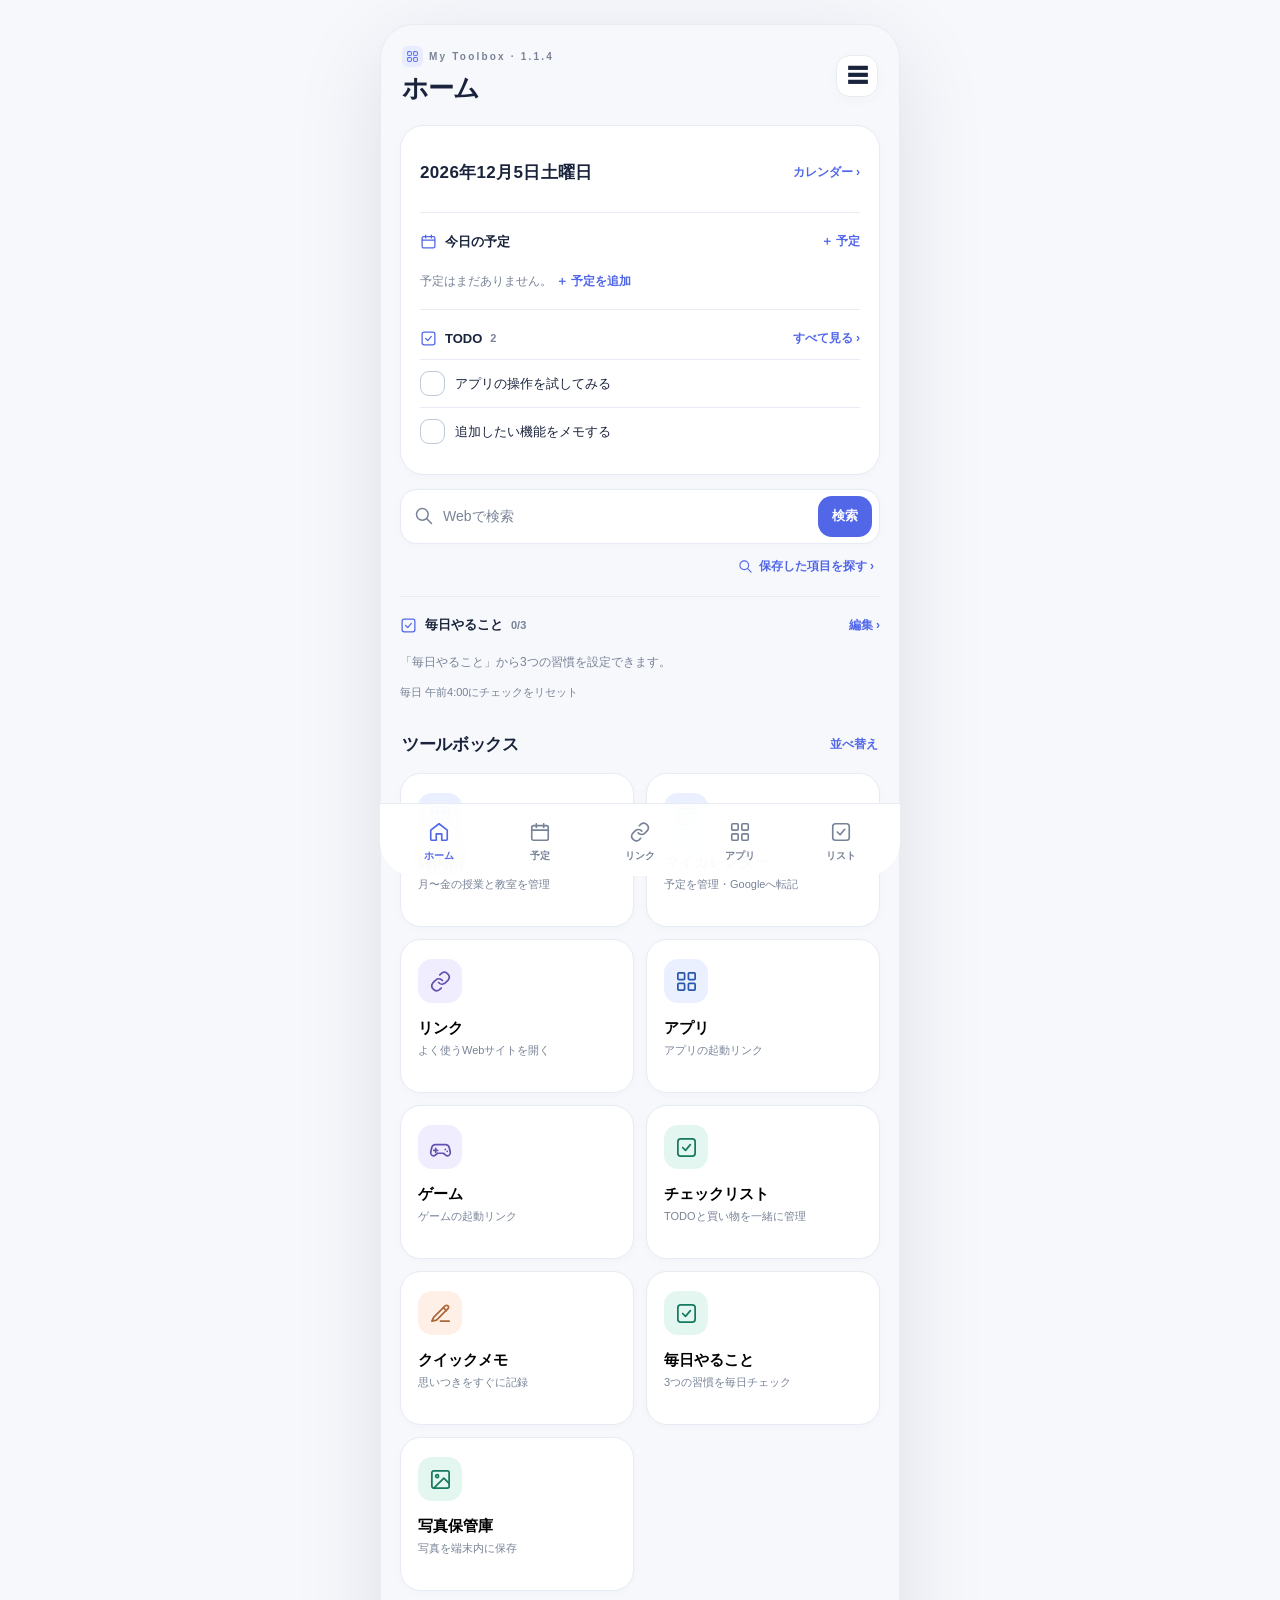
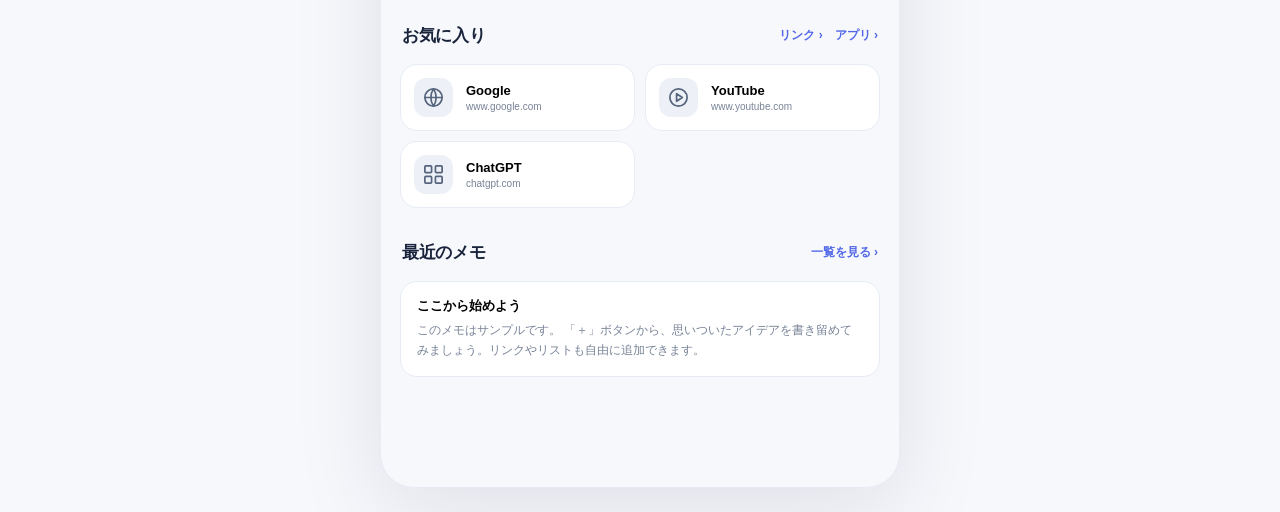
<file: index.html>
<!doctype html>
<html lang="ja">
<head>
  <meta charset="utf-8" />
  <meta name="viewport" content="width=device-width, initial-scale=1, viewport-fit=cover" />
  <meta name="theme-color" content="#f7f8fc" />
  <meta name="apple-mobile-web-app-capable" content="yes" />
  <meta name="apple-mobile-web-app-status-bar-style" content="default" />
  <meta name="apple-mobile-web-app-title" content="My Toolbox" />
  <meta name="description" content="時間割、カレンダー、ルービックキューブ、TODO、習慣、写真をまとめる個人用ツールボックス。" />
  <link rel="manifest" href="./manifest.webmanifest" />
  <link rel="icon" href="./icons/icon-192.png?v=1.1.5" type="image/png" />
  <link rel="apple-touch-icon" sizes="180x180" href="./icons/apple-touch-icon.png?v=1.1.5" />
  <link rel="stylesheet" href="./styles.css" />
  <title>My Toolbox</title>
</head>
<body>
  <div id="app" class="app-shell"></div>
  <div id="modal-root"></div>
  <div id="toast" class="toast" role="status" aria-live="polite"></div>
  <noscript>このアプリを使うにはJavaScriptを有効にしてください。</noscript>
  <script src="./app.js?v=1.1.5" defer></script>
</body>
</html>
</file>
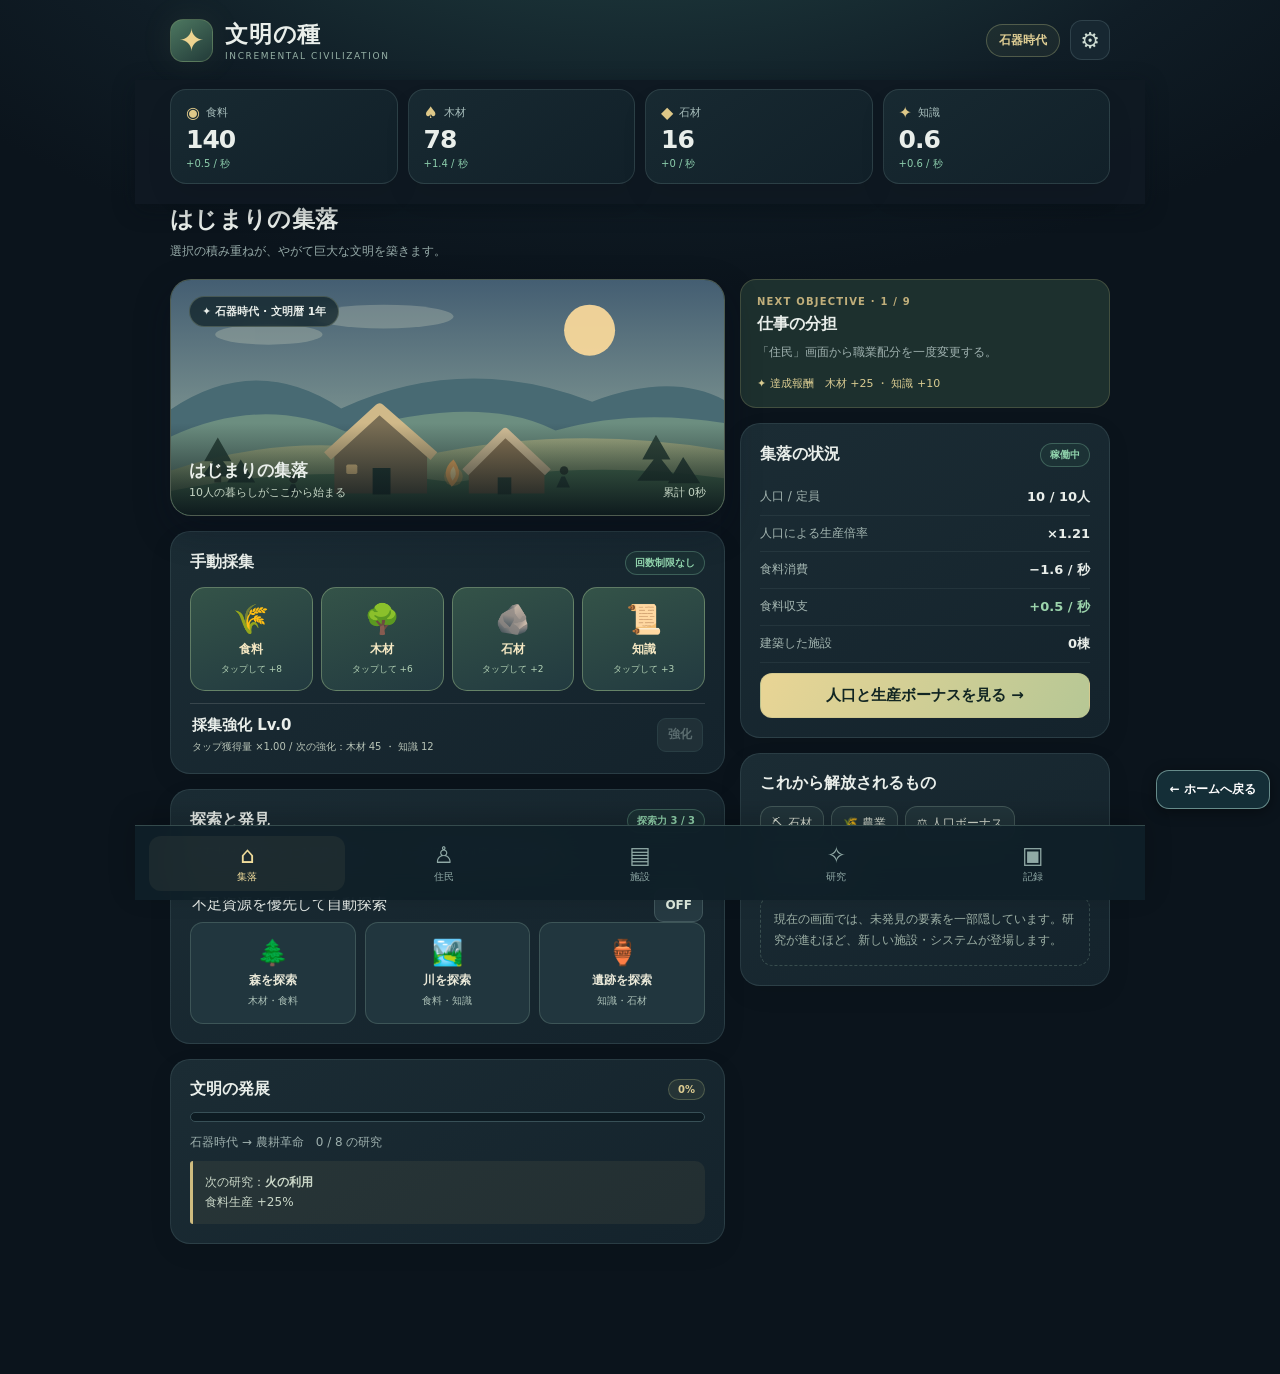
<file: games/civilization/index.html>
<!doctype html>
<html lang="ja">
<head>
  <meta charset="utf-8">
  <meta name="viewport" content="width=device-width, initial-scale=1, maximum-scale=1, viewport-fit=cover">
  <meta name="theme-color" content="#101a23">
  <meta name="description" content="文明を育て、技術を解き明かすインクリメンタルゲーム。">
  <title>文明の種 v0.7.0 | Incremental Civilization</title>
  <meta http-equiv="Cache-Control" content="no-cache, no-store, must-revalidate">
  <link rel="apple-touch-icon" href="icon-180.png">
  <link rel="icon" type="image/png" href="icon-192.png">
  <link rel="manifest" href="manifest.webmanifest">
  <link rel="stylesheet" href="style.css?v=0.7.0">
  <style>
    /* Toolbox integration only: no iframe; leave the game's touch area intact. */
    .toolbox-home {position:fixed;z-index:400;right:10px;bottom:calc(91px + env(safe-area-inset-bottom));background:#163039f2;color:#fff;border:1px solid #8bb6b0b0;border-radius:13px;text-decoration:none;padding:10px 13px;font:700 12px/1.4 -apple-system,system-ui,sans-serif;box-shadow:0 3px 14px #0006;touch-action:manipulation;-webkit-tap-highlight-color:transparent}
    .toolbox-home:focus-visible {outline:2px solid #eed9a5;outline-offset:2px}
    @media(max-height:480px){.toolbox-home{bottom:calc(67px + env(safe-area-inset-bottom))}}
  </style>
</head>
<body>
  <div class="app" id="app">
    <header class="topbar">
      <div class="brand">
        <div class="brand-logo" aria-hidden="true">✦</div>
        <div class="brand-text"><strong>文明の種</strong><span>INCREMENTAL CIVILIZATION</span></div>
      </div>
      <div class="header-right"><span id="era-pill" class="era-pill">石器時代</span><button class="icon-btn" data-action="settings" title="設定とセーブ" aria-label="設定とセーブ">⚙</button></div>
    </header>
    <section class="resource-bar" id="resources" aria-live="off"></section>
    <main id="main" class="main-content" tabindex="-1"></main>
    <nav class="bottom-nav" aria-label="ゲームの画面">
      <button class="nav-btn active" data-tab="home"><span class="nav-glyph">⌂</span><span>集落</span></button>
      <button class="nav-btn" data-tab="people"><span class="nav-glyph">♙</span><span>住民</span></button>
      <button class="nav-btn" data-tab="buildings"><span class="nav-glyph">▤</span><span>施設</span></button>
      <button class="nav-btn" data-tab="research"><span class="nav-glyph">✧</span><span>研究</span></button>
      <button class="nav-btn" data-tab="history"><span class="nav-glyph">▣</span><span>記録</span></button>
    </nav>
    <div id="toast" class="toast" role="status" aria-live="polite"></div>
    <div id="modal-root"></div>
  </div>
  <a href="../../" class="toolbox-home" id="toolbox-home" aria-label="My Toolboxのホームに戻る">← ホームへ戻る</a>
  <script src="game.js?v=0.7.0-toolbox" defer></script>
</body>
</html>
</file>
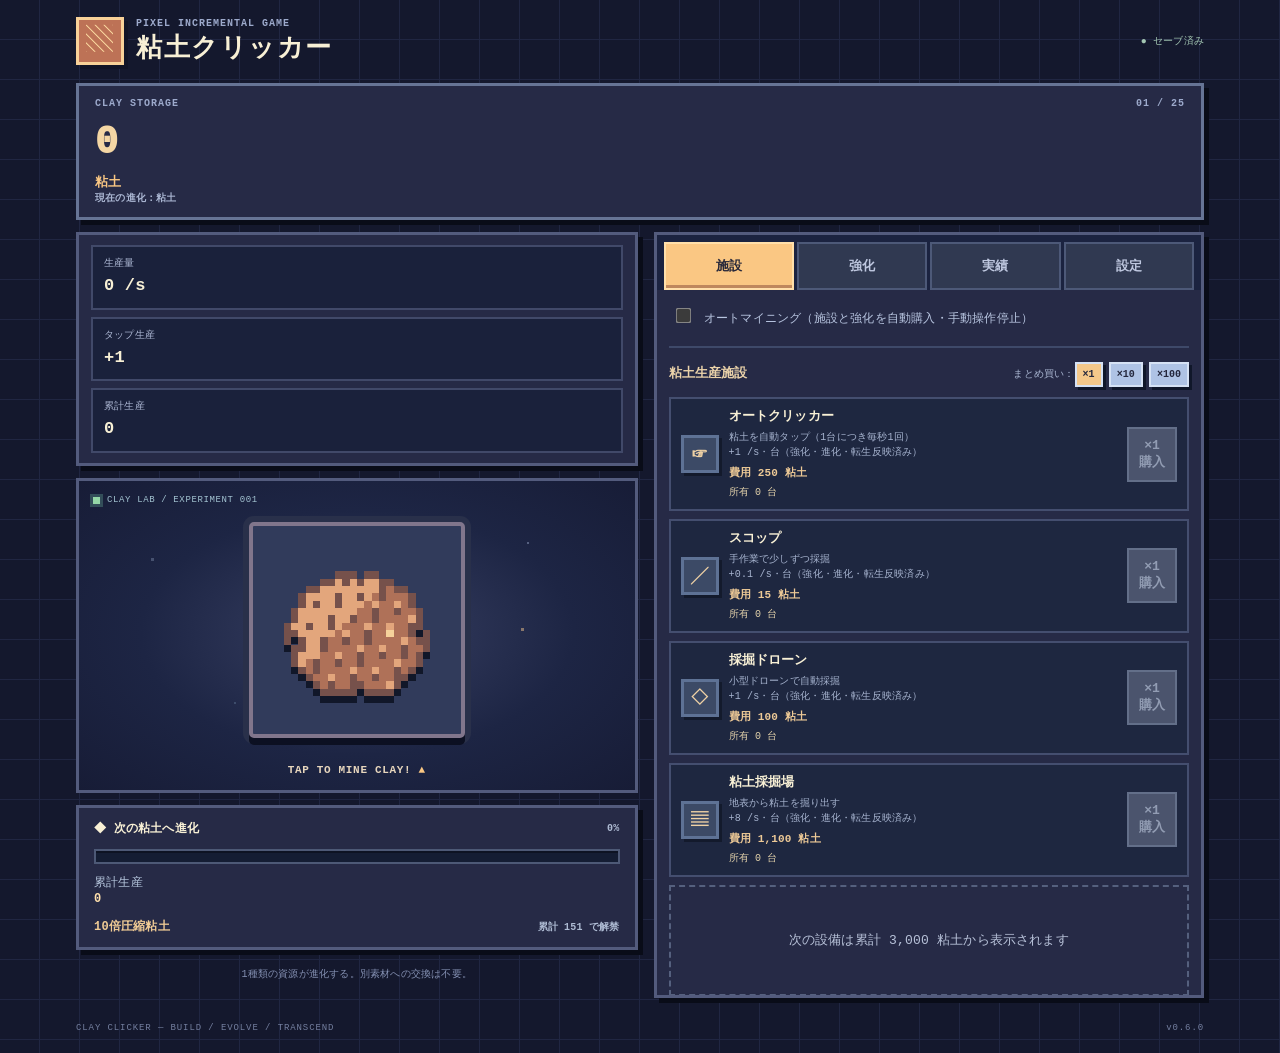
<file: games/clay-clicker/index.html>
<!doctype html>
<html lang="ja">
<head>
  <meta charset="utf-8">
  <meta name="viewport" content="width=device-width, initial-scale=1, viewport-fit=cover">
  <meta name="theme-color" content="#1b203c">
  <meta name="description" content="粘土から純反物質へ。単一資源で進化するドット絵クリッカーゲーム。">
  <title>粘土クリッカー</title>
  <link rel="icon" type="image/svg+xml" href="icon.svg">
  <link rel="stylesheet" href="style.css">
  <script src="game.js" defer></script>
</head>
<body>
  <div id="app" class="app">
    <header class="masthead">
      <div class="brand"><div class="brand-icon" aria-hidden="true">▧</div><div><div class="brand-kicker">PIXEL INCREMENTAL GAME</div><h1>粘土クリッカー</h1></div></div>
      <div class="top-actions"><span id="save-status" class="save-status">● オートセーブ</span><a class="home-link" id="home-link" href="../../index.html" hidden>⌂ ホームへ戻る</a></div>
    </header>

    <section class="sticky-storage panel" aria-label="現在の保有粘土">
      <div class="section-kicker">CLAY STORAGE <span id="tier-counter">01 / 25</span></div>
      <div class="current-amount"><span id="amount">0</span></div>
      <div id="tier-name" class="tier-name">粘土</div>
      <div id="raw-amount" class="raw-equivalent">現在の進化：粘土</div>
    </section>
    <main class="game-grid">
      <section class="play-column" aria-label="粘土生産エリア">
        <section class="panel production-panel" aria-label="生産状況">
          <div class="stats-strip">
            <div><span>生産量</span><strong id="cps">0</strong></div>
            <div><span>タップ生産</span><strong id="click-power">+1</strong></div>
            <div><span>累計生産</span><strong id="lifetime">0</strong></div>
          </div>
        </section>

        <section class="pixel-stage" id="pixel-stage">
          <div class="scene-stars" aria-hidden="true"></div>
          <div class="pixel-stage-label"><span class="on-air"></span> CLAY LAB / EXPERIMENT 001</div>
          <div class="click-zone" id="click-zone"><div id="auto-overlay" class="auto-overlay" hidden><span class="auto-overlay-title">オートマイニング中</span><br><small>自動購入モード・手動操作停止</small></div>
            <div class="clay-aura" aria-hidden="true"></div>
            <button id="clay-button" class="clay-button" aria-label="粘土を生産する">
              <canvas id="clay-sprite" width="24" height="24" aria-hidden="true"></canvas>
            </button>
            <div id="auto-tools" class="auto-tools" aria-hidden="true"></div>
            <div id="particles" class="particles" aria-hidden="true"></div>
          </div>
          <div class="scene-instruction">TAP TO MINE CLAY! <span>▲</span></div>
          <button id="bonus-clay" class="bonus-clay" hidden>✦ <span>ボーナス粘土出現！</span></button>
          <div id="boost-banner" class="boost-banner" hidden>✦ フィーバー ×7 — <span id="boost-timer">30</span>s</div>
        </section>

        <section class="panel tier-panel">
          <div class="tier-panel-header"><span>◆ 次の粘土へ進化</span><span id="tier-progress-label">0%</span></div>
          <div class="progress-track" role="progressbar" id="tier-progress" aria-valuemin="0" aria-valuemax="100" aria-valuenow="0"><div id="tier-progress-fill" class="progress-fill"></div></div>
          <div class="tier-lifetime">累計生産 <strong id="tier-lifetime">0</strong></div><div class="tier-panel-footer"><span id="next-tier">圧縮粘土</span><span id="next-target">累計 9 で解禁</span></div>
        </section>
        <div class="footer-hint">1種類の資源が進化する。別素材への交換は不要。</div>
      </section>

      <section class="management-column panel" aria-label="ゲーム管理パネル">
        <nav class="tabs" aria-label="メニュー">
          <button class="tab active" data-tab="buildings" aria-pressed="true">施設</button>
          <button class="tab" data-tab="upgrades" aria-pressed="false">強化 <span id="upgrade-dot" class="alert-dot" hidden></span></button>
          <button class="tab" data-tab="achievements" aria-pressed="false">実績</button>
          <button class="tab" data-tab="settings" aria-pressed="false">設定</button>
        </nav>
        <div id="panel-content" class="panel-content"></div>
      </section>
    </main>
    <footer class="game-footer">CLAY CLICKER — BUILD / EVOLVE / TRANSCEND <span id="version-label">v0.6.0</span></footer>
  </div>
  <div id="toast" role="status" aria-live="polite" class="toast" hidden></div>
  <div id="modal-shade" class="modal-shade" hidden><div class="modal panel" role="dialog" aria-modal="true" aria-labelledby="modal-title"><h2 id="modal-title"></h2><div id="modal-body"></div><div id="modal-actions" class="modal-actions"></div></div></div>
  <input type="file" id="import-file" accept=".json,application/json" hidden>
</body>
</html>
</file>
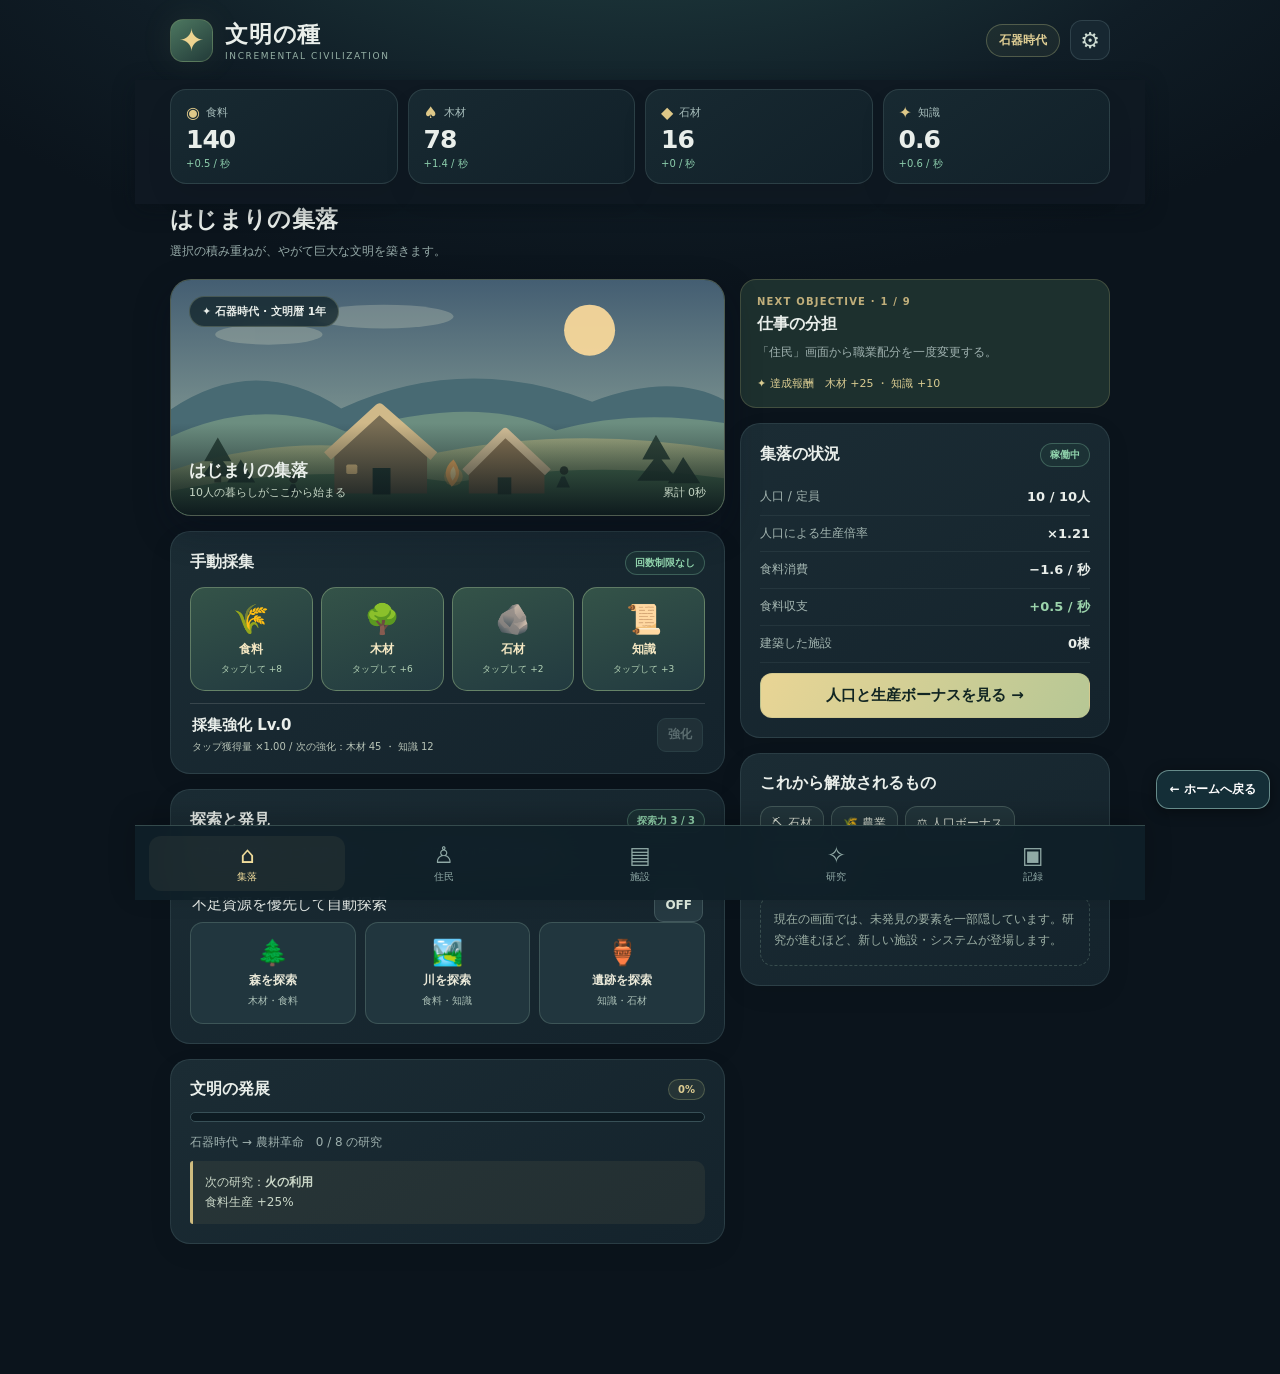
<file: game-player.html>
<!doctype html>
<html lang="ja">
<head>
  <meta charset="utf-8">
  <meta name="viewport" content="width=device-width, initial-scale=1, viewport-fit=cover">
  <meta name="theme-color" content="#101a23">
  <meta name="robots" content="noindex">
  <title>文明の種へ移動中 | My Toolbox</title>
  <style>html,body{height:100%;margin:0;background:#101a23;color:#edf4ef;font-family:system-ui,sans-serif;display:grid;place-items:center}a{color:#b0e2d2}</style>
</head>
<body>
  <main><p>文明の種を開いています。</p><p><a href="./games/civilization/index.html?toolbox=1">ゲームへ進む</a></p></main>
  <script>
    // Redirect in the top-level page. An embedded iframe can cause iOS WebKit
    // lifecycle/storage problems when leaving and reopening an installed PWA.
    location.replace(new URL('./games/civilization/index.html?toolbox=1', location.href).href);
  </script>
</body>
</html>
</file>
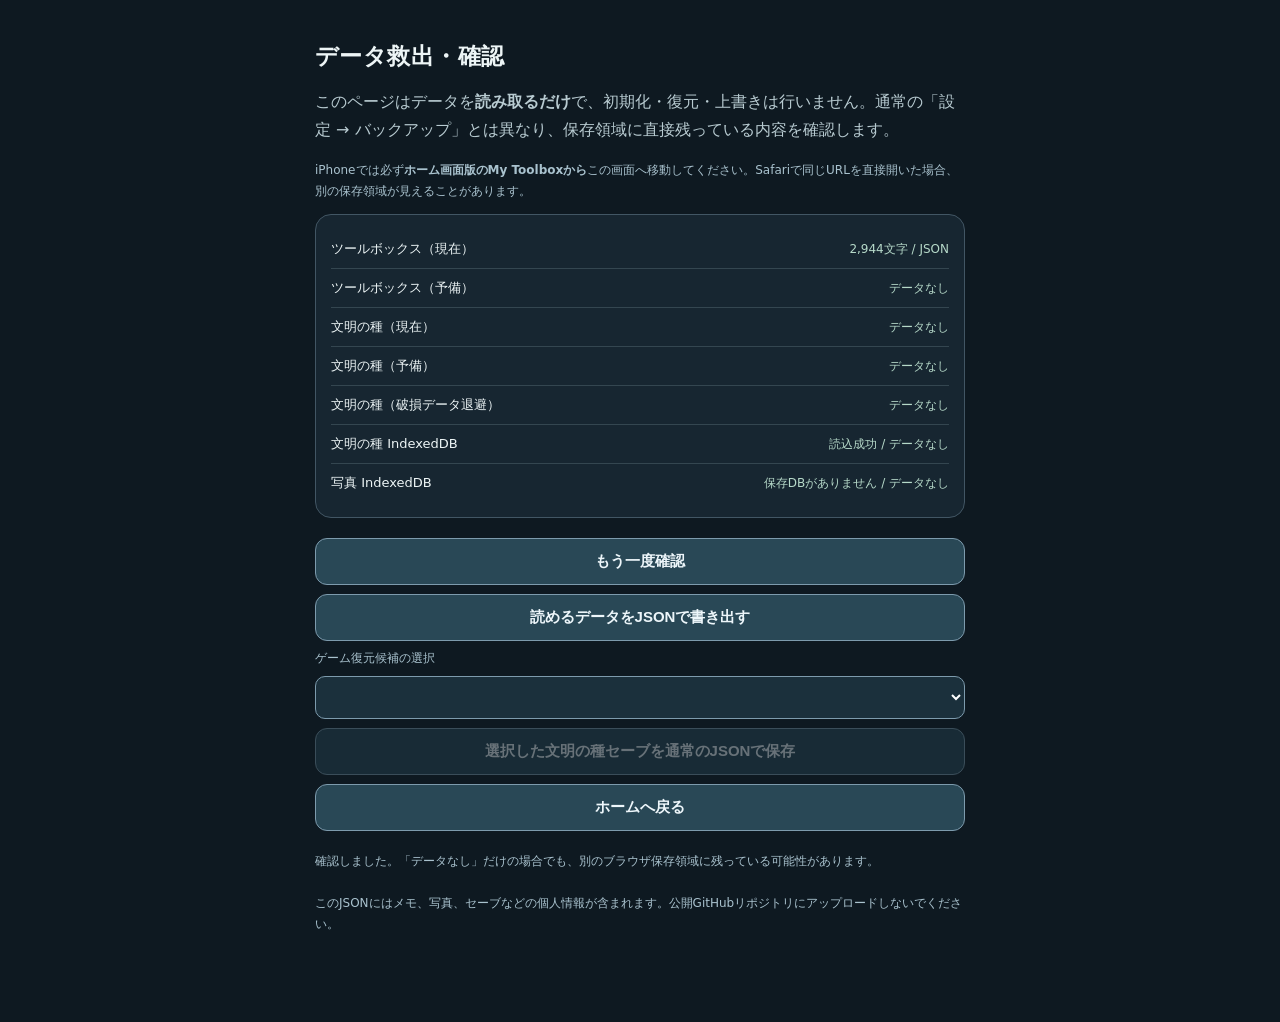
<file: recovery.html>
<!doctype html>
<html lang="ja">
<head><meta charset="utf-8"><meta name="viewport" content="width=device-width,initial-scale=1,viewport-fit=cover"><meta name="theme-color" content="#101a23"><title>データ救出 | My Toolbox</title>
<style>
:root{font-family:-apple-system,BlinkMacSystemFont,system-ui,sans-serif;color:#edf5f6;background:#0e1921;color-scheme:dark}*{box-sizing:border-box}body{margin:0;padding:26px 18px 75px}main{max-width:650px;margin:auto}h1{font-size:23px;letter-spacing:.02em}p{line-height:1.75}.sub{color:#b8cbd1}.card{border:1px solid #425664;border-radius:16px;padding:15px;margin:12px 0;background:#172631}.row{display:flex;gap:12px;align-items:center;justify-content:space-between;border-bottom:1px solid #344650;padding:10px 0}.row:last-child{border:0}.key{font-size:13px;overflow-wrap:anywhere}.value{font-size:12px;color:#b6d9c9;text-align:right}.actions{display:grid;gap:9px;margin:20px 0}button,a.button{display:block;text-align:center;font-size:15px;font-weight:650;padding:13px;border:1px solid #7d9bad;border-radius:12px;background:#294856;color:#edf6fa;text-decoration:none}button:disabled{opacity:.4}.danger{color:#ffd3cb}.small{font-size:12px;color:#a9c2ce}#status{min-height:30px;white-space:pre-line;overflow-wrap:anywhere}
</style></head>
<body><main>
<h1>データ救出・確認</h1>
<p class="sub">このページはデータを<strong>読み取るだけ</strong>で、初期化・復元・上書きは行いません。通常の「設定 → バックアップ」とは異なり、保存領域に直接残っている内容を確認します。</p>
<p class="small">iPhoneでは必ず<strong>ホーム画面版のMy Toolboxから</strong>この画面へ移動してください。Safariで同じURLを直接開いた場合、別の保存領域が見えることがあります。</p>
<div class="card" id="results">保存領域を調べています…</div>
<div class="actions"><button type="button" id="scan">もう一度確認</button><button type="button" id="export">読めるデータをJSONで書き出す</button><label for="game-source" class="small">ゲーム復元候補の選択</label><select id="game-source" style="width:100%;padding:12px;border:1px solid #7d9bad;border-radius:10px;background:#1b303c;color:#fff"></select><button type="button" id="game-export">選択した文明の種セーブを通常のJSONで保存</button><a class="button" href="./">ホームへ戻る</a></div>
<p id="status" class="small" role="status"></p>
<p class="small danger">このJSONにはメモ、写真、セーブなどの個人情報が含まれます。公開GitHubリポジトリにアップロードしないでください。</p>
</main>
<script>
(()=>{'use strict';
 const keys=['my-toolbox-data-v1','my-toolbox-data-v1-last-good','civilization-seed-save-v1','civilization-seed-save-v1-last-good','civilization-seed-save-v1-damaged-backup'];
 let snapshot=null;
 const $=s=>document.querySelector(s);
 const html=s=>String(s).replace(/[&<>\"']/g,c=>({'&':'&amp;','<':'&lt;','>':'&gt;','\"':'&quot;',"'":'&#39;'}[c]));
 const name={"my-toolbox-data-v1":"ツールボックス（現在）","my-toolbox-data-v1-last-good":"ツールボックス（予備）","civilization-seed-save-v1":"文明の種（現在）","civilization-seed-save-v1-last-good":"文明の種（予備）","civilization-seed-save-v1-damaged-backup":"文明の種（破損データ退避）"};
 async function readDB(dbName,store,key){
  if(!window.indexedDB)return {status:'IndexedDB非対応'};
  let db;
  try{
   db=await Promise.race([new Promise((resolve,reject)=>{const req=indexedDB.open(dbName);req.onupgradeneeded=()=>{req.transaction.abort();reject(Error('保存DBがありません'))};req.onsuccess=()=>resolve(req.result);req.onerror=()=>reject(req.error||Error('DB読込失敗'))}),new Promise((_,reject)=>setTimeout(()=>reject(Error('DB読込タイムアウト')),5000))]);
   if(!db.objectStoreNames.contains(store))return {status:'保存ストアなし'};
   const value=await new Promise((resolve,reject)=>{const tx=db.transaction(store,'readonly');const req=key===undefined?tx.objectStore(store).getAll():tx.objectStore(store).get(key);req.onsuccess=()=>resolve(req.result||null);req.onerror=()=>reject(req.error)});
   return {status:'読込成功',value};
  }catch(err){return {status:String(err?.message||err)}}finally{if(db)db.close()}
 }
 function explain(value){if(value===null||value===undefined)return 'データなし';try{if(typeof value==='string'){const o=JSON.parse(value);return value.length.toLocaleString()+'文字 / '+(o.savedAt?new Date(o.savedAt).toLocaleString('ja-JP'):'JSON')};if(Array.isArray(value))return value.length+'件';if(typeof value==='object')return (value.savedAt?new Date(value.savedAt).toLocaleString('ja-JP'):'データあり')}catch(_){return '内容の解析不可（原文あり）'}return 'データあり';}
 async function scan(){
  $('#status').textContent='読み取り中です…';$('#export').disabled=true;
  const local={};for(const k of keys){try{local[k]=localStorage.getItem(k)}catch(err){local[k]='[READ_ERROR] '+err.message}}
  const gameDB=await readDB('civilization-seed-db','saves','civilization-seed-save-v1');
  const photos=await readDB('my-toolbox-photos-v1','photos');
  snapshot={format:'my-toolbox-emergency-readonly-v1',exportedAt:new Date().toISOString(),origin:location.origin,local,gameDB:gameDB.value??null,gameDBStatus:gameDB.status,photoCount:Array.isArray(photos.value)?photos.value.length:null,photoDBStatus:photos.status,photoRecords:photos.value??null};
  const opts=[];
  for(const key of keys.filter(x=>x.startsWith('civilization-'))){try{const parsed=JSON.parse(local[key]);if(parsed&&parsed.schema===1&&parsed.resources)opts.push({name:name[key],value:parsed})}catch(_){}}
  if(gameDB.value && gameDB.value.schema===1)opts.push({name:'文明の種（IndexedDB）',value:gameDB.value});
  window.__recoveryGameCandidates=opts;
  $('#game-source').innerHTML=opts.map((x,i)=>'<option value="'+i+'">'+html(x.name+' / 人口 '+x.value.population+' / '+(x.value.savedAt?new Date(x.value.savedAt).toLocaleString('ja-JP'):'日時不明'))+'</option>').join('');
  $('#game-export').disabled=opts.length===0;
  const data=[...keys.map(k=>[name[k],explain(local[k])]),['文明の種 IndexedDB',gameDB.status+' / '+explain(gameDB.value)],['写真 IndexedDB',photos.status+' / '+explain(photos.value)]];
  $('#results').innerHTML=data.map(([k,v])=>'<div class="row"><span class="key">'+html(k)+'</span><span class="value">'+html(v)+'</span></div>').join('');
  $('#status').textContent='確認しました。「データなし」だけの場合でも、別のブラウザ保存領域に残っている可能性があります。';$('#export').disabled=false;
 }
 const toDataURL=blob=>new Promise((resolve,reject)=>{const reader=new FileReader();reader.onload=()=>resolve(reader.result);reader.onerror=()=>reject(reader.error);reader.readAsDataURL(blob)});
 async function exportJSON(){if(!snapshot)return;$('#export').disabled=true;$('#status').textContent='JSONを準備中です（写真が多い場合は時間がかかります）…';try{
  const out={...snapshot,photoRecords:null};
  if(Array.isArray(snapshot.photoRecords)){
   out.photoRecords=[];
   for(const row of snapshot.photoRecords){const copy={...row};if(row.blob instanceof Blob)copy.blob=await toDataURL(row.blob);if(row.thumb instanceof Blob)copy.thumb=await toDataURL(row.thumb);out.photoRecords.push(copy)}
  }
  const blob=new Blob([JSON.stringify(out)],{type:'application/json'});
  if(blob.size>150*1024*1024)throw Error('データが150MBを超えました。写真の退避は通常のバックアップ機能をご利用ください。');
  const url=URL.createObjectURL(blob),a=document.createElement('a');a.href=url;a.download='my-toolbox-emergency-'+new Date().toISOString().slice(0,10)+'.json';document.body.append(a);a.click();a.remove();setTimeout(()=>URL.revokeObjectURL(url),120000);$('#status').textContent='救出用JSONを作成しました。iPhoneの「ファイル」で保存先を確認してください。\nこのファイルは直接インポート用ではなく、復旧解析・退避用です。';
 }catch(e){$('#status').textContent='書き出しに失敗しました: '+e.message}finally{$('#export').disabled=false}}
 function exportGame(){const which=Number($('#game-source').value),record=window.__recoveryGameCandidates?.[which];if(!record)return;
   const blob=new Blob([JSON.stringify(record.value,null,2)],{type:'application/json'}),u=URL.createObjectURL(blob),a=document.createElement('a');a.href=u;a.download='bunmei-recovered-'+new Date().toISOString().slice(0,10)+'-'+which+'.json';document.body.append(a);a.click();a.remove();setTimeout(()=>URL.revokeObjectURL(u),90000);$('#status').textContent='選択したゲームセーブを通常形式で保存しました。まずファイルとして保管し、復元はゲーム内の「データを読み込む」から行ってください。';}
 $('#scan').addEventListener('click',scan);$('#export').addEventListener('click',exportJSON);$('#game-export').addEventListener('click',exportGame);scan();
})();
</script></body></html>
</file>
<file: styles.css>
:root {
  color-scheme: light;
  --bg: #f7f8fc;
  --panel: #ffffff;
  --panel-2: #f1f4fa;
  --text: #19233b;
  --muted: #788397;
  --line: #e7ebf3;
  --primary: #5167e8;
  --primary-soft: #e8ecff;
  --green: #2e967e;
  --shadow: 0 16px 50px rgba(26,42,80,.065);
  --nav: rgba(255,255,255,.95);
  --radius: 22px;
}
:root[data-theme='dark'] {
  color-scheme: dark;
  --bg: #101522;
  --panel: #1b2334;
  --panel-2: #242e42;
  --text: #f0f3fb;
  --muted: #9aa8bd;
  --line: #303d51;
  --primary: #a0adff;
  --primary-soft: #313e68;
  --green: #6cceb5;
  --shadow: 0 12px 36px rgba(0,0,0,.18);
  --nav: rgba(27,35,52,.96);
}
*{box-sizing:border-box}
html{min-height:100%;background:var(--bg);-webkit-text-size-adjust:100%}
body{margin:0;font-family: -apple-system, BlinkMacSystemFont, 'Hiragino Kaku Gothic ProN', 'Hiragino Sans', 'Yu Gothic', Meiryo, sans-serif;background:var(--bg);color:var(--text)}
button,input,textarea,select{font:inherit}
button{cursor:pointer;-webkit-tap-highlight-color:transparent}
button:focus-visible,a:focus-visible,input:focus-visible,textarea:focus-visible,select:focus-visible{outline:3px solid var(--primary);outline-offset:3px}
a{color:inherit;text-decoration:none}
.app-shell{max-width:520px;min-height:100dvh;margin:0 auto;padding:0 19px calc(110px + env(safe-area-inset-bottom));position:relative;background:var(--bg)}
@media(min-width:650px){.app-shell{margin:24px auto;min-height:calc(100dvh - 48px);border-radius:34px;box-shadow:0 22px 90px rgba(15,24,59,.1);overflow:hidden;border:1px solid var(--line)}}
.topbar{display:flex;align-items:center;justify-content:space-between;padding:calc(21px + env(safe-area-inset-top)) 2px 20px;gap:12px}
.kicker{font-size:10px;color:var(--muted);font-weight:800;letter-spacing:2.2px;margin:0 0 5px}
.topbar h1{margin:0;font-size:26px;letter-spacing:-1px;line-height:1.28}
.header-actions{display:flex;align-items:center;gap:8px}
.circle-button{width:42px;height:42px;border:1px solid var(--line);background:var(--panel);border-radius:14px;display:grid;place-items:center;color:var(--text);font-size:21px;box-shadow:0 4px 15px rgba(16,30,62,.025)}
.circle-button.raised{background:var(--primary);color:#fff;border-color:transparent}
.hero{background:linear-gradient(128deg,#657bf0,#515fd6 60%,#3c4ca8);color:#fff;position:relative;overflow:hidden;border-radius:26px;padding:24px 23px 23px;box-shadow:0 14px 30px rgba(79,94,208,.18)}
.hero::after{content:'';position:absolute;width:210px;height:210px;border:1px solid rgba(255,255,255,.12);border-radius:50%;right:-87px;top:-91px;box-shadow:0 0 0 38px rgba(255,255,255,.045),0 0 0 76px rgba(255,255,255,.035)}
.hero .tag{font-size:11px;font-weight:800;letter-spacing:.8px;opacity:.82;position:relative;z-index:1}
.hero h2{font-size:24px;letter-spacing:-.8px;margin:9px 0 7px;position:relative;z-index:1}
.hero p{font-size:13px;line-height:1.7;margin:0;opacity:.87;position:relative;z-index:1}
.hero-stats{display:grid;grid-template-columns:repeat(3,1fr);gap:8px;margin-top:19px;position:relative;z-index:1}
.hero-stats div{background:rgba(255,255,255,.14);border:1px solid rgba(255,255,255,.12);border-radius:13px;padding:10px 12px}
.hero-stats b{display:block;font-size:21px;font-weight:750;line-height:1.2}
.hero-stats span{font-size:10px;opacity:.78}
.section-heading{display:flex;align-items:center;justify-content:space-between;gap:8px;margin:29px 2px 13px}
.section-heading h2{font-size:17px;letter-spacing:-.35px;margin:0}
.tiny-link{color:var(--primary);font-weight:700;background:none;border:0;font-size:12px;padding:7px 0}
.tool-grid{display:grid;grid-template-columns:repeat(2,minmax(0,1fr));gap:12px}
.tool-card{display:flex;align-items:flex-start;flex-direction:column;gap:16px;padding:19px 17px 17px;background:var(--panel);border:1px solid var(--line);border-radius:21px;text-align:left;min-height:154px;box-shadow:var(--shadow);transition:transform .15s}
.tool-card:active,.link-card:active{transform:scale(.985)}
.tool-card .tool-icon,.icon-tile{display:grid;place-items:center;width:44px;height:44px;border-radius:15px;font-size:22px;flex:none}
.tile-purple{background:#eae8ff;color:#6660c9}
.tile-blue{background:#e2efff;color:#3b7bbd}
.tile-mint{background:#e0f6ef;color:#228d75}
.tile-peach{background:#fff0e3;color:#c57f40}
.tile-pink{background:#ffe8ef;color:#b65c82}
.tile-gray{background:#edf0f6;color:#66748a}
.tool-card .tool-name{font-weight:800;font-size:15px;margin:0}
.tool-card .tool-description{color:var(--muted);font-size:11px;margin-top:4px;line-height:1.5}
.card{background:var(--panel);border:1px solid var(--line);border-radius:22px;padding:17px;box-shadow:var(--shadow)}
.quick-card{display:flex;align-items:center;gap:13px;background:var(--panel);padding:13px;border:1px solid var(--line);border-radius:17px;min-width:0;text-align:left}
.quick-card .name{font-size:13px;font-weight:750;white-space:nowrap;text-overflow:ellipsis;overflow:hidden}
.quick-card .meta{font-size:10px;color:var(--muted);white-space:nowrap;overflow:hidden;text-overflow:ellipsis;margin-top:3px}
.quick-links{display:grid;grid-template-columns:repeat(2,minmax(0,1fr));gap:10px}
.quick-card .icon-tile{width:39px;height:39px;border-radius:12px;font-size:20px}
.mini-list{display:flex;flex-direction:column;gap:0}
.mini-row{display:flex;align-items:center;gap:10px;padding:10px 0;min-height:45px;border-bottom:1px solid var(--line);font-size:13px}
.mini-row:last-child{border:0}
.mini-row .muted,.muted{color:var(--muted)}
.mini-row .row-title{min-width:0;overflow:hidden;text-overflow:ellipsis;white-space:nowrap;flex:1}
.note-peek{padding:15px 16px;text-align:left;width:100%;border:1px solid var(--line);border-radius:17px;background:var(--panel);display:block}
.note-peek .note-title{font-size:13px;font-weight:800;margin-bottom:6px}
.note-peek .note-body{font-size:12px;color:var(--muted);display:-webkit-box;-webkit-line-clamp:2;-webkit-box-orient:vertical;overflow:hidden;line-height:1.65}
.page-intro{font-size:12px;color:var(--muted);margin:-7px 2px 19px;line-height:1.7}
.toolbar{display:flex;gap:9px;align-items:center;margin-bottom:15px}
.search-input,.field,.text-area,.select{display:block;border:1px solid var(--line);background:var(--panel);color:var(--text);border-radius:14px;min-height:46px;padding:12px 14px;width:100%;outline-offset:1px;font-size:14px}
.search-input::placeholder,.field::placeholder,.text-area::placeholder{color:var(--muted)}
.search-input{flex:1;min-width:0}
.primary-btn{background:var(--primary);color:#fff;border:none;border-radius:14px;min-height:46px;padding:11px 16px;font-size:13px;font-weight:800;white-space:nowrap}
.secondary-btn{background:var(--panel-2);color:var(--text);border:1px solid var(--line);border-radius:13px;min-height:42px;padding:10px 13px;font-weight:700;font-size:12px}
.ghost-btn{background:transparent;color:var(--muted);border:none;border-radius:10px;padding:8px;font-size:14px}
.danger-btn{background:#fff0f0;color:#cc4754;border:1px solid #f7dadd;border-radius:13px;min-height:42px;padding:10px 13px;font-weight:700;font-size:12px}
:root[data-theme='dark'] .danger-btn{background:#472933;color:#f9a6b3;border-color:#6a4149}
.link-list{display:grid;grid-template-columns:repeat(2,minmax(0,1fr));gap:11px}
.link-card{position:relative;background:var(--panel);border:1px solid var(--line);border-radius:19px;padding:15px;min-height:147px;display:flex;flex-direction:column;gap:13px;box-shadow:var(--shadow)}
.link-card .link-open{display:flex;align-items:start;flex-direction:column;flex:1;gap:10px;min-width:0;border:0;background:none;padding:0;text-align:left;color:inherit;width:100%}
.link-card .card-name{font-size:14px;font-weight:800;overflow:hidden;white-space:nowrap;text-overflow:ellipsis;max-width:100%}
.link-card .card-url{font-size:10px;color:var(--muted);overflow:hidden;white-space:nowrap;text-overflow:ellipsis;max-width:100%}
.link-actions{display:flex;justify-content:space-between;align-items:center;margin-top:0}
.link-actions button{border:0;background:none;padding:3px;color:var(--muted);font-size:12px}
.favorite{color:#d8a439!important}
.list-switch{display:flex;gap:7px;overflow-x:auto;padding:2px 0 13px;scrollbar-width:none}
.list-switch::-webkit-scrollbar{display:none}
.pill{border:1px solid var(--line);background:var(--panel);color:var(--muted);padding:10px 14px;border-radius:999px;font-size:12px;white-space:nowrap;font-weight:750}
.pill.active{background:var(--primary-soft);color:var(--primary);border-color:transparent}
.add-row{display:flex;gap:9px;margin-top:13px}
.check-row{display:flex;align-items:center;gap:12px;padding:13px 0;border-bottom:1px solid var(--line)}
.check-row:last-child{border:0}
.check-row.done .task-title{text-decoration:line-through;color:var(--muted)}
.check-row .task-title{font-size:14px;line-height:1.5;overflow-wrap:anywhere;flex:1}
.check-button{width:25px;height:25px;display:grid;place-items:center;border-radius:9px;border:1.5px solid #bdc8d7;background:transparent;color:transparent;flex:none;font-size:15px}
.check-button.checked{background:var(--green);border-color:var(--green);color:#fff}
.progress-line{height:7px;background:var(--panel-2);border-radius:999px;overflow:hidden;margin:14px 0 5px}
.progress-line>div{height:100%;border-radius:999px;background:var(--green)}
.list-header{display:flex;align-items:center;justify-content:space-between;gap:9px;margin-bottom:13px}
.list-header h2{margin:0;font-size:17px}
.list-subtitle{font-size:11px;color:var(--muted);margin:5px 0 0}
.empty{color:var(--muted);text-align:center;padding:35px 20px;font-size:13px;line-height:1.8}
.empty-icon{font-size:29px;margin-bottom:10px}
.notes-grid{display:grid;gap:12px}
.note-card{background:var(--panel);border:1px solid var(--line);border-radius:20px;padding:18px;box-shadow:var(--shadow)}
.note-card .note-top{display:flex;align-items:start;justify-content:space-between;gap:10px}
.note-card h3{font-size:15px;margin:0 0 9px;overflow-wrap:anywhere}
.note-card p{font-size:12px;line-height:1.8;color:var(--muted);margin:0 0 14px;white-space:pre-wrap;overflow-wrap:anywhere;max-height:110px;overflow:hidden}
.note-card .note-bottom{display:flex;justify-content:space-between;align-items:center;font-size:10px;color:var(--muted)}
.settings-group{margin-bottom:23px}
.settings-title{font-size:12px;font-weight:800;color:var(--muted);margin:0 3px 10px}
.setting-row{display:flex;align-items:center;justify-content:space-between;gap:10px;padding:15px 1px;border-bottom:1px solid var(--line)}
.setting-row:last-child{border-bottom:0}
.setting-row b{font-size:13px}
.setting-row small{color:var(--muted);display:block;margin-top:4px;font-size:11px;line-height:1.6}
.setting-row .select{width:auto;min-width:108px;padding:7px 10px;min-height:38px;font-size:12px}
.bottom-nav{position:fixed;z-index:20;bottom:0;left:50%;transform:translateX(-50%);width:min(520px,100%);background:var(--nav);border-top:1px solid var(--line);padding:10px 9px calc(9px + env(safe-area-inset-bottom));display:grid;grid-template-columns:repeat(5,1fr);backdrop-filter:blur(20px);-webkit-backdrop-filter:blur(20px)}
@media(min-width:650px){.bottom-nav{bottom:24px;border-radius:0 0 34px 34px}}
.nav-item{display:flex;flex-direction:column;align-items:center;gap:5px;border:0;background:none;color:var(--muted);padding:5px 3px 4px;font-size:10px;font-weight:700}
.nav-item.active{color:var(--primary)}
.nav-icon{font-size:22px;height:25px;line-height:25px}
.fab{position:fixed;bottom:calc(92px + env(safe-area-inset-bottom));right:max(18px, calc((100vw - 520px) / 2 + 18px));z-index:12;display:grid;place-items:center;border:none;border-radius:18px;width:54px;height:54px;background:var(--primary);color:#fff;font-size:30px;box-shadow:0 12px 24px rgba(72,89,197,.3)}
@media(min-width:650px){.fab{bottom:116px}}
.modal-overlay{position:fixed;inset:0;z-index:50;background:rgba(12,18,36,.53);display:flex;align-items:flex-end;justify-content:center;padding:12px 12px env(safe-area-inset-bottom)}
.modal-panel{width:min(500px,100%);max-height:min(88dvh,850px);overflow-y:auto;background:var(--panel);border-radius:27px 27px 20px 20px;padding:21px 22px 22px;box-shadow:0 22px 75px rgba(0,0,0,.28)}
.modal-header{display:flex;align-items:center;justify-content:space-between;gap:10px;margin-bottom:16px}
.modal-header h2{margin:0;font-size:19px}
.modal-header .ghost-btn{font-size:21px}
.form-group{margin-bottom:15px}
.form-group label{display:block;font-weight:750;font-size:12px;margin:0 0 8px}
.form-group small{display:block;margin-top:7px;color:var(--muted);font-size:11px}
.text-area{resize:vertical;min-height:130px;line-height:1.7}
.modal-footer{display:flex;justify-content:flex-end;gap:8px;margin-top:19px}
.modal-footer>*{flex:1}
.toast{position:fixed;bottom:calc(96px + env(safe-area-inset-bottom));left:50%;transform:translate(-50%,12px);z-index:60;background:#1e2941;color:#fff;padding:11px 17px;border-radius:13px;font-size:12px;opacity:0;pointer-events:none;transition:opacity .2s,transform .2s;max-width:calc(100vw - 40px);text-align:center}
.toast.visible{opacity:1;transform:translate(-50%,0)}
.feature-tip{display:flex;gap:10px;align-items:flex-start;background:var(--primary-soft);color:var(--text);padding:14px;border-radius:16px;margin-top:20px}
.feature-tip span{font-size:19px}
.feature-tip p{font-size:11px;line-height:1.7;margin:0}
.small-caps{font-size:10px;font-weight:800;letter-spacing:1.2px;color:var(--muted)}
@media(prefers-reduced-motion:reduce){*,*::before,*::after{scroll-behavior:auto!important;transition:none!important}}

/* v0.2.0 — right-hand quick-access drawer and edge gestures */
.topbar>div:first-child{min-width:0}
.header-actions{flex-shrink:0}
.menu-trigger{font-size:21px;font-weight:700}
body.drawer-open{overflow:hidden}
.drawer-scrim{position:fixed;z-index:31;inset:0;background:rgba(10,17,35,.44);opacity:0;visibility:hidden;pointer-events:none;transition:opacity .22s,visibility .22s}
.drawer-scrim.shown{opacity:1;visibility:visible;pointer-events:auto}
.quick-drawer{position:fixed;z-index:32;top:0;bottom:0;right:max(0px,calc((100vw - 520px)/2));width:min(338px,calc(100vw - 44px));display:flex;flex-direction:column;background:var(--panel);border-left:1px solid var(--line);box-shadow:-15px 0 45px rgba(8,22,50,.15);transform:translateX(105%);visibility:hidden;pointer-events:none;transition:transform .23s ease,visibility .23s;overscroll-behavior:contain;padding:calc(23px + env(safe-area-inset-top)) 17px calc(14px + env(safe-area-inset-bottom))}
.quick-drawer.open{transform:translateX(0);visibility:visible;pointer-events:auto}
.drawer-heading{display:flex;align-items:center;justify-content:space-between;gap:8px}
.drawer-heading h2{font-size:21px;line-height:1.25;letter-spacing:-.4px;margin:3px 0 0}
.drawer-kicker{color:var(--primary);font-size:10px;letter-spacing:1.8px;font-weight:850;margin:0}
.drawer-dismiss{display:grid;place-items:center;flex:none;width:42px;height:42px;border-radius:14px;background:var(--panel-2);color:var(--text);border:0;font-size:25px}
.drawer-helper{color:var(--muted);font-size:11px;line-height:1.7;margin:9px 0 17px}
.drawer-scroll{min-height:0;flex:1;overflow-y:auto;overscroll-behavior:contain;-webkit-overflow-scrolling:touch;padding:0 1px 12px}
.drawer-section{font-size:10px;color:var(--muted);font-weight:850;letter-spacing:1.3px;margin:7px 4px 9px}
.drawer-links{display:flex;flex-direction:column;gap:5px;margin-bottom:18px}
.drawer-link{display:flex;align-items:center;width:100%;min-height:59px;padding:8px 10px;border:1px solid transparent;background:transparent;border-radius:15px;text-align:left;color:var(--text);gap:12px}
.drawer-link.active{background:var(--primary-soft);border-color:transparent}
.drawer-link-icon{width:37px;height:37px;display:grid;place-items:center;border-radius:12px;background:var(--panel-2);font-size:19px;flex:none}
.drawer-link.active .drawer-link-icon{background:var(--panel)}
.drawer-link-copy{display:flex;flex-direction:column;gap:2px;min-width:0;flex:1}
.drawer-link-copy b{font-size:13px;font-weight:800;overflow:hidden;white-space:nowrap;text-overflow:ellipsis}
.drawer-link-copy small{font-size:10px;color:var(--muted);overflow:hidden;white-space:nowrap;text-overflow:ellipsis}
.drawer-chevron{font-size:19px;color:var(--muted)}
.drawer-bottom{padding-top:10px;border-top:1px solid var(--line)}
.drawer-new{width:100%;min-height:46px;background:var(--primary);color:white;font-weight:800;font-size:13px;border:0;border-radius:14px}
.drawer-bottom p{margin:8px 0 0;text-align:center;font-size:10px;color:var(--muted);line-height:1.6}
@media(min-width:650px){.quick-drawer{top:24px;bottom:24px;border-radius:22px 0 0 22px}}
@media(prefers-reduced-motion:reduce){.drawer-scrim,.quick-drawer{transition:none}}


/* v0.3.0: fast local calendar and today's agenda */
.today-panel{background:var(--panel);border:1px solid var(--line);border-radius:24px;padding:19px;box-shadow:var(--shadow)}
.today-title{display:flex;align-items:center;justify-content:space-between;gap:7px;margin-bottom:13px}
.today-title h2{margin:4px 0 0;font-size:21px;letter-spacing:-.5px}
.today-overline{font-size:10px;font-weight:850;color:var(--primary);letter-spacing:.9px}
.today-cal,.today-block-head button{background:none;color:var(--primary);font-size:12px;font-weight:800;border:0;padding:8px 0;white-space:nowrap}
.today-block{padding-top:12px;border-top:1px solid var(--line)}
.today-block+.today-block{margin-top:13px}
.today-block-head{display:flex;align-items:center;justify-content:space-between;gap:8px;margin-bottom:4px}
.today-block-head strong{font-size:13px}
.today-count{font-size:11px;color:var(--muted)}
.today-empty,.agenda-empty{margin:10px 0;color:var(--muted);font-size:12px;line-height:1.8}
.agenda-empty button{color:var(--primary);font-size:12px;font-weight:750;border:0;background:none;padding:3px 4px}
.today-todo{display:flex;align-items:center;gap:10px;padding:11px 0;border-top:1px solid var(--line);font-size:13px;line-height:1.5}
.today-todo:first-of-type{border-top:0}
.today-todo span{overflow-wrap:anywhere}
.agenda-row{display:flex;align-items:center;gap:9px;border-top:1px solid var(--line);padding:12px 0;min-width:0}
.agenda-row:first-child{border-top:0}
.agenda-time{color:var(--primary);font-size:11px;font-weight:850;flex:0 0 75px;line-height:1.4;overflow-wrap:anywhere}
.agenda-main{display:flex;flex-direction:column;gap:4px;min-width:0;flex:1;text-align:left;background:none;border:0;color:var(--text);padding:0}
.agenda-main strong{font-size:13px;overflow-wrap:anywhere}
.agenda-main small{font-size:11px;color:var(--muted);overflow-wrap:anywhere}
.agenda-external{width:31px;height:34px;border-radius:11px;border:1px solid var(--line);background:var(--panel-2);color:var(--primary);font-size:17px;flex:none}
.calendar-card{padding:15px 12px 12px}
.cal-month-bar{display:flex;justify-content:space-between;align-items:center;gap:8px;margin:2px 3px 17px}
.cal-month-bar h2{margin:0;font-size:17px}
.cal-month-bar>div{display:flex;gap:5px;align-items:center}
.cal-arrow{display:grid;place-items:center;min-width:35px;height:36px;border:1px solid var(--line);background:var(--panel);color:var(--text);border-radius:12px;font-size:23px}
.cal-today-btn{border:0;border-radius:11px;background:var(--primary-soft);color:var(--primary);font-size:11px;font-weight:850;padding:9px 11px}
.cal-weekdays,.cal-grid{display:grid;grid-template-columns:repeat(7,minmax(0,1fr));gap:2px}
.cal-weekdays span{font-size:11px;font-weight:800;text-align:center;color:var(--muted);padding-bottom:8px}
.cal-weekdays .cal-weekend{color:#ce7680}
.cal-cell{display:flex;align-items:center;flex-direction:column;justify-content:center;gap:2px;min-width:0;min-height:48px;padding:6px 1px;background:transparent;border:1px solid transparent;border-radius:13px;color:var(--text)}
.cal-cell.selected{border-color:var(--primary);background:var(--primary-soft)}
.cal-cell.is-today .cal-daynum{background:var(--primary);color:#fff}
.cal-cell .cal-daynum{width:27px;height:27px;display:grid;place-items:center;border-radius:10px;font-size:13px;font-weight:750}
.cal-event-marker{height:8px;line-height:8px;color:var(--primary);font-size:11px;font-weight:900;letter-spacing:1px}
.cal-blank{pointer-events:none}
.calendar-agenda .section-heading{margin-top:20px}
.calendar-agenda .section-heading h2{font-size:15px}
.agenda-card{padding:5px 15px}
.calendar-checkbox{display:flex!important;align-items:center;gap:10px;min-height:36px}
.calendar-checkbox input{width:19px;height:19px;accent-color:var(--primary)}
.time-grid{display:grid;grid-template-columns:1fr 1fr;gap:10px}
input[data-time-field]:disabled{opacity:.35}
.event-google-btn{margin-top:12px;width:100%;border:1px solid var(--line);background:var(--panel-2);color:var(--primary);padding:12px;font-weight:800;font-size:12px;border-radius:13px}
@media(max-width:365px){.agenda-time{flex-basis:64px;font-size:10px}.today-panel{padding:14px}.cal-cell{min-height:42px}.cal-cell .cal-daynum{width:23px;height:23px}}

/* v0.4.0 — calm flat icons and adaptive color; no glossy or 3D icon treatment */
:root {
  --shadow:0 2px 9px rgba(20,38,67,.025);
  --icon-bg:#eaf0ff;
  --icon-ink:#2857ac;
  --icon-mint-bg:#e4f6f0;
  --icon-mint-ink:#177960;
  --icon-purple-bg:#f0edff;
  --icon-purple-ink:#6551b0;
  --icon-peach-bg:#fff0e7;
  --icon-peach-ink:#ac6639;
  --icon-gray-bg:#edf1f7;
  --icon-gray-ink:#56657d;
}
:root[data-theme='dark'] {
  --shadow:none;
  --icon-bg:#263e65;
  --icon-ink:#a9c8ff;
  --icon-mint-bg:#203e39;
  --icon-mint-ink:#8cdbbf;
  --icon-purple-bg:#383253;
  --icon-purple-ink:#d0baff;
  --icon-peach-bg:#4b342c;
  --icon-peach-ink:#f2b898;
  --icon-gray-bg:#313c50;
  --icon-gray-ink:#cbd6e9;
}
.line-icon{display:block;flex:none;stroke-width:1.8}
.tool-card .tool-icon,.icon-tile{border-radius:14px;border:1px solid transparent;background:var(--icon-bg);color:var(--icon-ink);box-shadow:none;overflow:hidden}
.tile-purple{background:var(--icon-purple-bg)!important;color:var(--icon-purple-ink)!important}
.tile-blue{background:var(--icon-bg)!important;color:var(--icon-ink)!important}
.tile-mint{background:var(--icon-mint-bg)!important;color:var(--icon-mint-ink)!important}
.tile-peach{background:var(--icon-peach-bg)!important;color:var(--icon-peach-ink)!important}
.tile-gray{background:var(--icon-gray-bg)!important;color:var(--icon-gray-ink)!important}
.drawer-link-icon{background:var(--icon-gray-bg);color:var(--icon-gray-ink);font-size:inherit}
.drawer-link.active .drawer-link-icon{background:var(--panel);color:var(--primary)}
.nav-icon{display:grid;place-items:center}
.nav-icon .line-icon{width:22px;height:22px}
.list-switch .pill{display:inline-flex;gap:7px;align-items:center}
.list-switch .pill .line-icon{width:16px;height:16px}
.list-header .line-icon{vertical-align:-5px}
.icon-heading{display:inline-flex;align-items:center;gap:8px}
.icon-heading .line-icon{width:17px;height:17px;color:var(--primary)}
.empty-icon .line-icon{margin:0 auto 7px;width:28px;height:28px}
.feature-tip .line-icon{width:20px;height:20px;flex:none}
.custom-link-icon{width:100%;height:100%;object-fit:cover;border-radius:inherit}
/* In dark mode, keep custom uploaded icons unaltered; SVG icons follow currentColor. */
.icon-picker{display:grid;grid-template-columns:repeat(7,minmax(0,1fr));gap:7px;padding:10px;background:var(--panel-2);border:1px solid var(--line);border-radius:16px;max-height:178px;overflow:auto}
.icon-option{min-width:0;display:grid;place-items:center;aspect-ratio:1;background:var(--panel);color:var(--muted);border:1px solid var(--line);border-radius:11px;padding:5px}
.icon-option .line-icon{width:21px;height:21px}
.icon-option.selected{border:2px solid var(--primary);color:var(--primary);background:var(--primary-soft)}
.icon-image-preview{display:flex;align-items:center;gap:12px;margin-top:10px;min-height:45px}
.icon-image-preview>img{height:43px;width:43px;object-fit:cover;border-radius:11px;border:1px solid var(--line)}
.icon-image-preview>.line-icon{width:32px;height:32px;stroke:var(--primary)}
.icon-image-preview .secondary-btn{margin-left:auto;font-size:11px;padding:9px 11px}
.check-label{display:flex!important;align-items:center;gap:8px}
/* Local photo vault: compact responsive thumbnails and full-screen reading. */
.photo-meta{display:flex;justify-content:space-between;gap:8px;margin:3px 3px 14px;color:var(--muted);font-size:11px}
.photo-grid{display:grid;grid-template-columns:repeat(3,minmax(0,1fr));gap:9px}
.photo-card{border:1px solid var(--line);background:var(--panel);border-radius:15px;overflow:hidden;color:var(--text);padding:0;text-align:left;min-width:0;box-shadow:var(--shadow)}
.photo-card>img{width:100%;aspect-ratio:1/1;display:block;object-fit:cover;background:var(--panel-2)}
.photo-card>span{display:block;font-weight:650;font-size:11px;overflow:hidden;white-space:nowrap;text-overflow:ellipsis;padding:9px}
.photo-warning{padding:20px;background:var(--panel);border:1px solid var(--line);border-radius:15px;color:var(--muted);font-size:13px;line-height:1.7}
.photo-viewer>img{display:block;width:100%;max-height:60dvh;object-fit:contain;border-radius:12px;background:var(--panel-2)}
.photo-viewer>h3{font-size:15px;margin:13px 0 5px;overflow-wrap:anywhere}
.photo-viewer>p{font-size:11px;color:var(--muted);margin:0 0 13px}
.photo-viewer-actions{display:grid;grid-template-columns:1fr 1fr;gap:9px}
.photo-viewer-actions button{min-height:42px}
@media(max-width:360px){.icon-picker{grid-template-columns:repeat(6,minmax(0,1fr))}.photo-grid{gap:6px}}
/* Keep settings buttons readable on narrow iPhones. */
.setting-row>div:first-child{min-width:0;flex:1}
.setting-row>.secondary-btn,.setting-row>.danger-btn{min-width:66px;white-space:nowrap;flex:none}

/* v0.5: unified TODO/shopping list + compact category badges */
.favorite-nav{display:flex;align-items:center;gap:12px}
.task-filters{display:flex;gap:7px;margin:14px 0 4px;flex-wrap:wrap}
.task-filter{border:1px solid var(--line);border-radius:999px;padding:8px 13px;background:var(--panel-2);color:var(--muted);font-weight:700;font-size:12px}
.task-filter.active{background:var(--primary-soft);border-color:var(--primary);color:var(--primary)}
.task-category-select{flex:0 0 92px;min-width:0;padding-left:10px;padding-right:5px;font-size:12px}
.task-add-row .field{min-width:0;flex:1}
.task-add-row .primary-btn{flex:0 0 auto;padding-inline:13px}
.task-kind{flex:none;padding:4px 7px;border-radius:8px;font-size:10px;font-weight:750;background:var(--panel-2);color:var(--muted);white-space:nowrap}
.task-kind.is-shopping{background:var(--icon-mint-bg);color:var(--icon-mint-ink)}
.task-kind.is-todo{background:var(--primary-soft);color:var(--primary)}
@media(max-width:360px){.task-category-select{flex-basis:77px}.task-add-row{gap:5px}.task-add-row .primary-btn{padding-inline:9px}.task-kind{padding:3px 5px}}

/* v0.6: iOS keyboard focus must not trigger automatic page zoom */
@media (pointer:coarse){input,textarea,select,.field,.search-input,.select,.text-area{font-size:16px!important}}
.folder-strip{display:flex;gap:8px;overflow-x:auto;padding:10px 0 8px;scrollbar-width:none}.folder-chip{flex:none;display:inline-flex;align-items:center;gap:5px;border:1px solid var(--line);border-radius:999px;padding:9px 12px;background:var(--panel);color:var(--text);font-size:12px}.folder-chip svg{width:16px;height:16px}.folder-chip.selected{background:var(--primary-soft);color:var(--primary);border-color:var(--primary)}.folder-hint{font-size:12px;color:var(--muted);line-height:1.6}.reorder-list{display:grid;gap:8px}.reorder-row{display:flex;align-items:center;gap:8px;padding:10px;border:1px solid var(--line);border-radius:12px}.reorder-row span{flex:1;min-width:0;overflow-wrap:anywhere}.reorder-row button{padding:9px 12px;border:1px solid var(--line);border-radius:9px;background:var(--panel-2);color:var(--text)}
.photo-fullscreen{position:fixed;inset:0;z-index:9999;background:#08090c;display:flex;align-items:center;justify-content:center;padding:env(safe-area-inset-top) 0 env(safe-area-inset-bottom)}.photo-fullscreen img{max-width:100%;max-height:100%;width:100%;height:100%;object-fit:contain}.photo-fullscreen-close{position:absolute;z-index:1;right:16px;top:calc(env(safe-area-inset-top) + 12px);background:#30343ccc;color:#fff;border:1px solid #ffffff55;border-radius:20px;padding:12px 16px;font-size:15px}.photo-fullscreen-open{overflow:hidden}
.item-move{border:1px solid var(--line);background:var(--panel-2);color:var(--muted);border-radius:7px;padding:5px 7px;font-size:12px;flex:none}

/* v0.7 photo-only zoom */
.photo-zoom-stage{width:100%;height:100%;display:flex;align-items:center;justify-content:center;overflow:hidden;touch-action:none;overscroll-behavior:contain}
.photo-zoom-stage img{width:100%;height:100%;object-fit:contain;transform-origin:center center;will-change:transform;user-select:none;-webkit-user-select:none;-webkit-touch-callout:none;pointer-events:none}
.photo-fullscreen-details{position:absolute;z-index:2;bottom:calc(env(safe-area-inset-bottom) + 16px);right:16px;border:1px solid #ffffff55;background:#30343ccc;color:#fff;border-radius:18px;padding:10px 15px}
.folder-strip{overscroll-behavior-x:contain}

/* v0.8: flat controls, thumb-reachable photo close, configurable nav */
.reorder-row button{display:grid;place-items:center;width:42px;height:40px;padding:8px;box-shadow:none}
.reorder-row button svg{width:20px;height:20px}
.photo-fullscreen-close{top:auto;bottom:calc(env(safe-area-inset-bottom) + 14px);right:14px;display:flex;align-items:center;gap:6px;box-shadow:none}
.photo-fullscreen-close svg{width:18px;height:18px}
.photo-fullscreen-details{right:auto;left:14px;bottom:calc(env(safe-area-inset-bottom) + 14px)}
.nav-settings{display:grid;gap:8px;padding:12px}.nav-setting-row{display:flex;justify-content:space-between;align-items:center;gap:12px;font-size:13px}.nav-setting-row .select{min-width:140px;font-size:16px}

/* v0.9: daily habits */
.habit-block{position:relative;margin-top:14px}.habit-row{gap:12px}.habit-row.habit-done>span{text-decoration:line-through;color:var(--muted)}.habit-row .check-button{min-width:34px;min-height:34px}.habit-success{margin-top:12px;border-radius:14px;padding:18px 12px;background:var(--primary-soft);color:var(--primary);display:flex;align-items:center;flex-direction:column;gap:5px;text-align:center}.habit-success strong{font-size:16px}.habit-success span{font-size:12px}.habit-reset-note{font-size:11px;color:var(--muted);margin:12px 0 0}.habit-settings{padding:18px}.habit-settings h2,.habit-preview h2{font-size:17px;margin:0 0 10px}.habit-settings form{display:grid;gap:13px;margin-top:16px}.habit-edit-row{display:flex;align-items:center;gap:12px}.habit-edit-row>span{font-weight:700;color:var(--muted);width:18px}.habit-edit-row input{flex:1;min-width:0}.habit-preview{margin-top:18px;padding:14px}.habit-preview .habit-block{margin:0}

/* v0.9.1: concise home date/clock and completion treatment */
.today-title{align-items:center;min-height:54px}
.today-title>div{display:flex;flex-direction:column;gap:2px}
.today-date{font-size:13px;font-weight:750;color:var(--muted);letter-spacing:.02em}
.today-clock{font-size:32px;font-weight:800;line-height:1.1;letter-spacing:-1px;font-variant-numeric:tabular-nums;color:var(--text)}
.habit-row .check-button.checked{background:var(--green);border-color:var(--green);color:#fff}
.habit-block.habit-complete{isolation:isolate;overflow:hidden;border-radius:16px}
.habit-block .habit-content{position:relative;min-height:110px}
.habit-block.habit-complete .habit-content{filter:brightness(.48);opacity:.48}
.habit-success-overlay{position:absolute;z-index:2;left:0;right:0;top:39px;bottom:31px;display:flex;flex-direction:column;align-items:center;justify-content:center;gap:7px;text-align:center;pointer-events:none;color:var(--text);background:color-mix(in srgb,var(--panel) 78%,transparent);border-radius:13px}
.habit-success-overlay svg{width:34px;height:34px;stroke:var(--green);stroke-width:2.5}
.habit-success-overlay strong{font-size:16px;line-height:1.4}
.habit-success-overlay span{font-size:12px;color:var(--muted)}

/* v1.0 — restrained flat UI, compact web search, habit history, and tool search */
.home-web{margin-top:14px;display:grid;gap:7px}
.web-search-form{display:flex;align-items:center;gap:7px;padding:6px 7px 6px 13px;border:1px solid var(--line);border-radius:17px;background:var(--panel);box-shadow:var(--shadow)}
.web-search-form>span{color:var(--muted)}
.web-search-form>span svg{width:20px;height:20px}
.web-search-form .field{background:transparent;border:0;min-width:0;padding:8px 2px;min-height:41px;flex:1}
.web-search-form .primary-btn{padding-inline:14px;min-height:41px}
.home-web>.tiny-link{justify-self:end;display:flex;align-items:center;gap:6px;padding-right:6px}
.home-web>.tiny-link svg{width:15px;height:15px}
.today-date{color:var(--text);font-size:17px;font-weight:800}
.today-panel{margin-bottom:0}
.due-label{display:block;font-size:10px;color:var(--muted);font-weight:700;margin-top:2px;line-height:1.6}
.check-row .task-title{min-width:0}
.check-row .task-title .due-label{text-decoration:none}
.task-advanced{margin:8px 0 -4px;display:flex;justify-content:flex-end}
.task-advanced .tiny-link{text-align:right}
.ago-due{color:#c75869}
.agenda-tasks{display:grid;gap:8px;margin-top:13px;border-top:1px solid var(--line);padding:12px 0 0;font-size:12px}
.agenda-tasks>.tiny-link{text-align:left;padding:0}
.habit-history{margin-top:18px;padding:17px}
.habit-history .section-heading{margin:0 0 12px}
.habit-history .section-heading h2{font-size:17px}
.habit-history .streak{font-size:11px;color:var(--green);background:var(--icon-mint-bg);border-radius:999px;padding:7px 10px;font-weight:800}
.habit-history .stats-row{display:flex;gap:12px;flex-wrap:wrap;color:var(--muted);font-size:11px;margin-bottom:16px}
.habit-history .stats-row b{color:var(--text)}
.habit-history .cal-month-bar{margin:4px 0 14px}
.habit-history .cal-month-bar h3{font-size:15px}
.habit-calendar{display:grid;grid-template-columns:repeat(7,minmax(0,1fr));gap:5px}
.habit-calendar>strong{font-size:11px;color:var(--muted);text-align:center;font-weight:700;padding:6px 0}
.habit-day{min-width:0;min-height:41px;border-radius:10px;background:var(--panel-2);border:1px solid var(--line);display:flex;align-items:center;justify-content:center;flex-direction:column;gap:1px;font-size:12px;color:var(--muted)}
.habit-day small{font-size:8px}
.habit-day.partly-done{background:var(--icon-mint-bg);color:var(--icon-mint-ink)}
.habit-day.fully-done{background:var(--green);color:#fff;border-color:transparent}
.habit-day.current{outline:2px solid var(--primary);outline-offset:1px}
.search-card{padding:14px 15px}
.search-card .search-input{font-size:16px}
.search-results{display:grid;gap:8px;margin-top:15px}
.search-result{width:100%;display:flex;align-items:center;gap:10px;min-width:0;text-align:left;padding:13px;background:var(--panel);border-radius:14px;border:1px solid var(--line);color:var(--text)}
.search-result strong{font-size:13px;min-width:0;flex:1;overflow:hidden;text-overflow:ellipsis;white-space:nowrap}
.search-result-kind{flex:none;font-size:10px;padding:5px 7px;background:var(--primary-soft);border-radius:8px;color:var(--primary);font-weight:750}
.search-result>span:last-child{color:var(--muted)}
.context-actions{display:grid;gap:9px}
.context-actions>button{text-align:left;min-height:45px}
.reorder-row .visibility-button{font-size:11px;white-space:nowrap;width:auto;padding-inline:9px;min-width:54px}
.tagline{display:block;color:var(--primary);font-weight:700;margin-top:6px;overflow-wrap:anywhere}
/* keep narrow screens usable with due dates and controls */
@media(max-width:430px){.check-row{gap:5px}.check-row .item-move{padding:5px}.check-row .item-move svg{width:15px;height:15px}.task-kind{font-size:9px}.habit-day{min-height:35px}}
@media (pointer:coarse){.web-search-form .field,.search-card .search-input{font-size:16px!important}}
.habit-block:has(.today-empty) .habit-content{min-height:auto}

/* v1.1: calendar Sunday-start, contrasting weekend colors and swipe navigation. */
.calendar-swipe-zone{touch-action:pan-y;user-select:none;-webkit-user-select:none}
.cal-weekdays .cal-sunday,.cal-cell.cal-sunday .cal-daynum{color:#d65b6c}
.cal-weekdays .cal-saturday,.cal-cell.cal-saturday .cal-daynum{color:#397bc2}
:root[data-theme='dark'] .cal-weekdays .cal-sunday,:root[data-theme='dark'] .cal-cell.cal-sunday .cal-daynum{color:#ff93a0}
:root[data-theme='dark'] .cal-weekdays .cal-saturday,:root[data-theme='dark'] .cal-cell.cal-saturday .cal-daynum{color:#8dc2ff}
.cal-cell.is-today .cal-daynum{color:#fff!important}
.kicker{display:flex;align-items:center;gap:6px}
.brand-icon-mini{display:inline-grid;place-items:center;flex:none;width:21px;height:21px;border-radius:6px;color:var(--primary);background:var(--primary-soft);overflow:hidden}
.brand-icon-mini>img{width:100%;height:100%;object-fit:cover}
.brand-icon-mini .line-icon{width:13px;height:13px}
.brand-setting{display:flex;align-items:center;gap:12px}
.brand-setting .brand-icon-mini{width:38px;height:38px;border-radius:11px}
.brand-setting .brand-icon-mini .line-icon{width:23px;height:23px}
/* v1.1: timetable — a compact five-day matrix with shared classes. */
.timetable-card{padding:15px 10px}
.timetable-card .section-heading{margin:2px 5px 16px;gap:8px}
.timetable-card .section-heading h2{display:flex;align-items:center;gap:6px;font-size:15px}
.timetable-card .section-heading .secondary-btn{font-size:11px;padding:9px 10px}
.tt-scroll{width:100%;overflow-x:auto;overscroll-behavior-x:contain;border:1px solid var(--line);border-radius:13px;background:var(--panel);-webkit-overflow-scrolling:touch}
.tt-row{display:grid;grid-template-columns:48px repeat(5,minmax(0,1fr));min-width:0;gap:2px;padding:2px;border-bottom:1px solid var(--line)}
.tt-row:last-child{border:0}
.tt-row>*{min-width:0}
.tt-head{background:var(--panel-2);position:sticky;top:0;z-index:1}
.tt-day-head,.tt-period-head{font-size:11px;font-weight:800;color:var(--muted);text-align:center;padding:11px 0}
.tt-time{display:flex;align-items:center;justify-content:center;flex-direction:column;gap:3px;padding:7px 1px;background:var(--panel-2);border-radius:10px}
.tt-time>b{font-size:11px}
.tt-time>small{font-size:9px;color:var(--muted);text-align:center;line-height:1.5}
.tt-cell{position:relative;min-height:72px;display:flex;align-items:center;justify-content:center;flex-direction:column;gap:5px;padding:6px 3px;border:1px solid transparent;border-radius:9px;color:var(--text);text-align:center;overflow:hidden}
.tt-filled{background:var(--primary-soft);border-color:color-mix(in srgb,var(--primary) 17%,transparent)}
.tt-filled b{font-size:11px;line-height:1.25;display:-webkit-box;-webkit-line-clamp:2;-webkit-box-orient:vertical;overflow:hidden;overflow-wrap:anywhere}
.tt-filled small{font-size:9px;color:var(--muted);line-height:1.2;overflow:hidden;text-overflow:ellipsis;white-space:nowrap;max-width:100%}
.tt-linked{position:absolute;right:2px;top:2px;color:var(--primary)}
.tt-linked .line-icon{height:11px;width:11px}
.tt-empty{background:var(--panel);border:1px dashed var(--line);color:var(--muted)}
.tt-empty>span{font-size:20px;font-weight:300;line-height:1}
.tt-info{margin-top:14px;font-size:12px;color:var(--muted);line-height:1.75}
.tt-info h2{font-size:14px;color:var(--text);margin:0 0 5px}
.tt-info p{margin:0}
.tt-periods-form{display:grid;gap:6px;max-height:48dvh;overflow:auto;margin-bottom:15px}
.tt-period-setting{display:grid;grid-template-columns:40px 1fr 1fr;gap:8px;align-items:center;padding:9px;border-radius:12px;background:var(--panel-2)}
.tt-period-setting[hidden]{display:none}
.tt-period-setting>b{font-size:12px}
.tt-period-setting label{display:flex;flex-direction:column;gap:4px;font-size:10px;color:var(--muted)}
.tt-period-setting input{padding:9px 6px;font-size:16px;min-width:0;width:100%}
.tt-day-choices{display:flex;gap:7px;flex-wrap:wrap}
.tt-day-choice{position:relative;display:flex;align-items:center;justify-content:center;min-width:42px;height:45px;border:1px solid var(--line);border-radius:12px;color:var(--text);background:var(--panel-2);font-size:13px;font-weight:800}
.tt-day-choice input{position:absolute;inset:0;opacity:0;cursor:pointer;margin:0}
.tt-day-choice:has(input:checked){background:var(--primary-soft);border-color:var(--primary);color:var(--primary)}
.tt-day-choice:focus-within{outline:2px solid var(--primary);outline-offset:2px}
.tt-pair-buttons{display:flex;gap:8px;margin:10px 0}
.tt-pair-buttons button{font-size:11px;padding:9px 10px}
/* v1.1: self-contained functional cube simulation, no emoji or gradients. */
.built-in-game{padding:13px;margin-bottom:14px}
.built-in-game .section-heading{margin:1px 2px 10px}
.built-in-game h2{display:flex;align-items:center;gap:8px;font-size:15px}
.builtin-game-card{display:flex;align-items:center;gap:12px;text-align:left;width:100%;background:var(--panel-2);border:1px solid var(--line);border-radius:14px;padding:12px;color:var(--text)}
.builtin-game-card>span:nth-child(2){display:flex;flex:1;flex-direction:column;gap:4px}
.builtin-game-card b{font-size:13px}
.builtin-game-card small{font-size:10px;color:var(--muted)}
.cube-card{padding:16px 12px;margin-bottom:20px}
.cube-status{display:flex;align-items:center;justify-content:space-between;margin:0 2px 10px;font-size:12px;font-weight:700}
.cube-status small{color:var(--muted)}
.cube-status-done{color:var(--green)}
.cube-status-mixed{color:var(--primary)}
.rubiks-stage{touch-action:none;cursor:grab;user-select:none;-webkit-user-select:none;display:grid;place-items:center;perspective:800px;min-height:265px;overflow:hidden;border-radius:18px;background:var(--panel-2);border:1px solid var(--line)}
.rubiks-stage:active{cursor:grabbing}
.rubiks-body{position:relative;width:152px;height:152px;transform-style:preserve-3d;transform-origin:center center;will-change:transform}
.rubiks-face{position:absolute;inset:0;display:grid;grid-template-columns:repeat(3,1fr);grid-template-rows:repeat(3,1fr);gap:3px;padding:5px;background:#222b3b;border:2px solid #151c28;border-radius:7px;backface-visibility:hidden}
.rubiks-face.face-F{transform:translateZ(76px)}
.rubiks-face.face-B{transform:rotateY(180deg) translateZ(76px)}
.rubiks-face.face-R{transform:rotateY(90deg) translateZ(76px)}
.rubiks-face.face-L{transform:rotateY(-90deg) translateZ(76px)}
.rubiks-face.face-U{transform:rotateX(90deg) translateZ(76px)}
.rubiks-face.face-D{transform:rotateX(-90deg) translateZ(76px)}
.cube-sticker{display:block;min-width:0;min-height:0;border-radius:5px;background:var(--sticker-color);border:1px solid rgba(0,0,0,.2)}
.cube-hint{text-align:center;color:var(--muted);font-size:11px;line-height:1.6}
.cube-top-controls{display:grid;grid-template-columns:1.15fr 1fr 0.85fr;gap:6px;margin:12px 0 18px}
.cube-top-controls button{display:flex;align-items:center;justify-content:center;gap:5px;min-width:0;padding:10px 4px;font-size:11px}
.cube-top-controls .line-icon{width:13px;height:13px}
.cube-top-controls button:disabled{opacity:.4}
.cube-turns{display:grid;grid-template-columns:repeat(2,minmax(0,1fr));gap:9px}
.cube-turn-group{display:grid;grid-template-columns:23px repeat(3,minmax(0,1fr));align-items:center;gap:4px;padding:6px;background:var(--panel-2);border:1px solid var(--line);border-radius:11px}
.cube-face-label{font-size:14px;font-weight:850;text-align:center;color:var(--text)}
.cube-turn-group button{border:1px solid var(--line);background:var(--panel);border-radius:8px;padding:9px 2px;color:var(--text);font-size:11px;min-width:0;font-weight:700}
.cube-turn-group button:active{background:var(--primary-soft)}
.cube-footer{margin-top:15px}
.cube-footer .folder-hint{font-size:11px;line-height:1.6}
.cube-scramble{font-size:11px;color:var(--muted);line-height:1.7;word-break:break-word}
.cube-net{display:grid;grid-template-columns:repeat(4,minmax(0,1fr));grid-template-rows:repeat(3,auto);gap:5px;margin:10px 0}
.net-face{padding:3px;background:var(--panel-2);border-radius:7px;min-width:0}
.net-face>b{display:block;text-align:center;color:var(--muted);font-size:10px;margin-bottom:3px}
.net-squares{display:grid;grid-template-columns:repeat(3,1fr);gap:2px;aspect-ratio:1}
.net-squares .cube-sticker{border-radius:2px;aspect-ratio:1}
.net-U{grid-column:2;grid-row:1}.net-L{grid-column:1;grid-row:2}.net-F{grid-column:2;grid-row:2}.net-R{grid-column:3;grid-row:2}.net-B{grid-column:4;grid-row:2}.net-D{grid-column:2;grid-row:3}
@media(max-width:370px){.tt-row{min-width:320px;grid-template-columns:48px repeat(5,minmax(52px,1fr))}.cube-turns{gap:5px}.cube-turn-group{padding:4px;gap:2px}.cube-turn-group button{font-size:10px}}
</file>
<file: games/civilization/style.css>
:root{font-family:ui-sans-serif,-apple-system,BlinkMacSystemFont,"Hiragino Kaku Gothic ProN","Yu Gothic",Meiryo,sans-serif;color:#e9eeea;background:#0c151c;font-size:15px;-webkit-text-size-adjust:100%;color-scheme:dark}
*{box-sizing:border-box}body{margin:0;min-height:100dvh;background:radial-gradient(ellipse 900px 500px at 50% -210px,#274c4b 0%,#101d26 70%,#0b141c 100%);overscroll-behavior-y:contain}button{font:inherit;cursor:pointer;-webkit-tap-highlight-color:transparent}button:focus-visible{outline:2px solid #efd38f;outline-offset:2px}button:disabled{cursor:not-allowed;opacity:.39}button:active:not(:disabled){transform:scale(.985)}.app{width:min(100%,1010px);min-height:100dvh;margin:0 auto;padding-bottom:calc(98px + env(safe-area-inset-bottom))}.topbar{height:80px;display:flex;align-items:center;justify-content:space-between;padding:14px clamp(16px,3.2vw,35px);gap:12px}.brand{display:flex;align-items:center;gap:12px}.brand-logo{display:grid;place-items:center;border:1px solid #78926770;background:linear-gradient(145deg,#4d7760,#223b39);width:43px;height:43px;border-radius:13px;color:#edd390;font-size:31px;box-shadow:0 0 35px #b9c37b15}.brand-text{display:flex;flex-direction:column;gap:1px}.brand-text strong{font-family:serif;font-size:24px;letter-spacing:.13em;font-weight:650}.brand-text span{font-size:9px;letter-spacing:.18em;color:#96b1a6}.header-right{display:flex;gap:10px;align-items:center}.era-pill{border:1px solid #9da57666;border-radius:999px;color:#dfce94;background:#aeb87913;padding:7px 12px;white-space:nowrap;font-size:12px;font-weight:700}.icon-btn{width:40px;height:40px;border:1px solid #6881884d;border-radius:12px;background:#172731;color:#cddbd2;font-size:22px}.resource-bar{display:grid;grid-template-columns:repeat(4,minmax(0,1fr));gap:10px;padding:0 clamp(16px,3.2vw,35px) 20px}.resource{min-width:0;padding:13px 15px 12px;border:1px solid #607b7d4a;border-radius:16px;background:linear-gradient(145deg,#1c3038bd,#13232cbd);box-shadow:0 14px 28px #00000010}.resource-top{display:flex;gap:6px;align-items:center;color:#a6bcba;font-size:11px}.resource-icon{color:#dec888;font-size:16px}.resource-val{font-size:25px;line-height:1.4;letter-spacing:-.04em;font-weight:750;font-variant-numeric:tabular-nums;white-space:nowrap;overflow:hidden;text-overflow:ellipsis}.resource-rate{font-size:10px;color:#8ccdac;font-variant-numeric:tabular-nums}.resource-rate.neg{color:#e0aa99}.main-content{padding:0 clamp(16px,3.2vw,35px) 32px}.view-head{display:flex;align-items:flex-end;justify-content:space-between;gap:12px;margin:0 0 18px}.view-head h1{margin:0;font-size:24px;letter-spacing:.02em;font-family:serif}.view-head p{margin:7px 0 0;color:#96aaa8;font-size:12px;line-height:1.6}.layout-two{display:grid;grid-template-columns:1.5fr 1fr;gap:15px;align-items:start}.stack{display:grid;gap:15px}.panel{border:1px solid #5f7e8040;border-radius:20px;padding:19px;background:linear-gradient(148deg,#1b2c34,#14232c);box-shadow:0 8px 25px #00000012}.panel h2,.panel h3{margin:0 0 12px}.panel h2{font-size:16px}.panel h3{font-size:14px}.panel-title{display:flex;align-items:center;justify-content:space-between;gap:10px;margin-bottom:12px}.panel-title h2,.panel-title h3{margin:0}.muted{color:#9dafad}.small{font-size:12px}.tiny{font-size:11px}.eyebrow{letter-spacing:.12em;text-transform:uppercase;color:#c1af7b;font-weight:800;font-size:10px}.scene{border:1px solid #a9a47350;border-radius:21px;overflow:hidden;position:relative;background:#263c40;min-height:220px;box-shadow:0 14px 36px #0a101d55}.scene svg{display:block;width:100%;height:auto;min-height:200px;object-fit:cover}.scene-label{position:absolute;top:16px;left:18px;background:#0d1f25b8;border:1px solid #b9c59b43;border-radius:999px;padding:7px 12px;font-size:11px;font-weight:700;backdrop-filter:blur(6px)}.scene-footer{position:absolute;bottom:0;left:0;right:0;background:linear-gradient(transparent,#0a151af0);padding:36px 18px 15px;display:flex;justify-content:space-between;align-items:end;gap:15px}.scene-footer strong{font-size:17px}.scene-footer span{font-size:11px;color:#c6d6c5}.progress-track{background:#0d1b22;border-radius:999px;border:1px solid #385057;height:10px;overflow:hidden}.progress-track>span{height:100%;display:block;background:linear-gradient(90deg,#6caa7c,#e7d18a);transition:width .3s ease;border-radius:999px}.mission{border:1px solid #9a95684d;background:#1d302e;border-radius:16px;padding:16px}.mission strong{display:block;margin:7px 0 7px;font-size:16px}.mission .reward{margin-top:13px;display:flex;align-items:center;gap:8px;color:#d9cb91;font-size:11px}.tag{display:inline-block;font-size:10px;border-radius:999px;padding:4px 9px;background:#9fac781c;border:1px solid #b1b8804d;color:#ddcc91;font-weight:700;white-space:nowrap}.tag.green{color:#91d4ad;border-color:#71a99065;background:#408b681c}.tag.gray{color:#a7b6b8;border-color:#748d8f54;background:#61777c16}.button,.mini-btn{display:inline-flex;align-items:center;justify-content:center;gap:8px;border-radius:12px;border:1px solid #bdba8770;padding:12px 14px;color:#112522;background:linear-gradient(120deg,#e9d595,#b6c795);font-weight:750;transition:transform .12s ease,opacity .12s ease;min-height:43px}.button.secondary,.mini-btn.secondary{background:#263a42;color:#dfebdf;border:1px solid #7b979152}.button.ghost,.mini-btn.ghost{background:transparent;border:1px solid #667d8266;color:#c5d3cd}.button.danger{background:#5a322e;color:#fce5df;border-color:#a46b61}.button:disabled,.mini-btn:disabled{background:#2a3b40;border-color:#3b5558;color:#94a8a5;opacity:.55}.mini-btn{padding:7px 10px;min-height:34px;border-radius:9px;font-size:12px}.button.wide{width:100%}.explore-grid{display:grid;grid-template-columns:repeat(3,minmax(0,1fr));gap:9px}.explore-option{min-width:0;background:#21363e;border:1px solid #66827c68;color:#e8e7d7;border-radius:13px;padding:15px 7px;display:flex;flex-direction:column;align-items:center;gap:5px}.explore-option .emoji{font-size:25px}.explore-option strong{font-size:12px}.explore-option small{font-size:10px;color:#adc2b8}.explore-option:disabled{opacity:.4}.info-row{display:flex;align-items:center;justify-content:space-between;gap:10px;padding:9px 0;border-bottom:1px solid #75908c20}.info-row:last-child{border-bottom:0}.info-row span:first-child{color:#a4b6b1;font-size:12px}.info-row strong{font-size:13px}.notice{border-left:3px solid #cfbc7f;padding:11px 12px;border-radius:3px 10px 10px 3px;background:#c8b47814;font-size:12px;line-height:1.7;color:#c9d6c7}.cards{display:grid;grid-template-columns:repeat(2,minmax(0,1fr));gap:13px}.shop-card{border:1px solid #62818350;background:linear-gradient(130deg,#1a2e36,#172731);padding:17px;border-radius:17px;display:flex;flex-direction:column;gap:11px}.shop-card.locked{opacity:.58}.card-head{display:flex;align-items:flex-start;gap:11px}.card-icon{width:43px;height:43px;flex:0 0 43px;background:#92b58a19;border:1px solid #92b58a48;border-radius:12px;display:grid;place-items:center;font-size:23px}.card-title{flex:1;min-width:0}.card-title strong{display:block;font-size:14px}.card-title small{color:#8da5a2;font-size:11px}.card-desc{min-height:36px;color:#b2c2b9;font-size:12px;line-height:1.65}.card-foot{margin-top:auto;display:flex;align-items:end;justify-content:space-between;gap:10px}.cost{font-size:11px;line-height:1.65;color:#d4cba8}.cost .lacking{color:#ed9f94}.job-list{display:grid;gap:12px}.job{display:flex;align-items:center;justify-content:space-between;gap:8px;padding:14px;border:1px solid #67817c50;background:#1b2e36;border-radius:15px}.job-left{display:flex;align-items:center;gap:12px;min-width:0}.job-icon{display:grid;place-items:center;font-size:24px;width:38px}.job-info{min-width:0}.job-info strong{display:block;font-size:13px}.job-info small{color:#a0b8ae;font-size:11px;display:block;margin-top:4px}.job-controls{display:flex;align-items:center;gap:8px;flex-shrink:0}.qty{font-size:18px;font-weight:700;min-width:24px;text-align:center;font-variant-numeric:tabular-nums}.step-btn{border:1px solid #7e9c8c77;background:#2b4145;color:#e7ebdc;border-radius:10px;min-width:37px;min-height:37px;font-size:21px}.preset-row{display:flex;flex-wrap:wrap;gap:8px}.chips{display:flex;gap:7px;flex-wrap:wrap}.chip{background:#22353b;border:1px solid #6b817b75;border-radius:12px;padding:8px 11px;font-size:12px;color:#dbe1d5}.chip.active{background:#496c56;border-color:#a4c293;color:#f0f5e8}.history-row{padding:13px 2px;border-bottom:1px solid #66807f2f;display:flex;align-items:baseline;gap:12px;font-size:12px}.history-row time{color:#bdaf82;font-size:11px;min-width:68px}.history-row span{color:#d2dad1;line-height:1.6}.bottom-nav{position:fixed;z-index:20;bottom:0;left:50%;transform:translateX(-50%);width:min(100%,1010px);display:grid;grid-template-columns:repeat(5,minmax(0,1fr));align-items:center;padding:10px 14px calc(9px + env(safe-area-inset-bottom));border-top:1px solid #6b8a8269;background:#102028ed;backdrop-filter:blur(18px);box-shadow:0 -8px 28px #0003}.nav-btn{border:0;background:none;color:#90a9a6;min-height:55px;display:flex;align-items:center;justify-content:center;flex-direction:column;gap:3px;font-size:10px;border-radius:12px}.nav-btn .nav-glyph{font-size:23px;line-height:1}.nav-btn.active{color:#f0dc9b;background:#d4c48611}.toast{position:fixed;z-index:40;left:50%;transform:translate(-50%,10px);bottom:calc(88px + env(safe-area-inset-bottom));max-width:min(90vw,510px);border:1px solid #bdba8280;background:#263d3b;color:#f0ecd7;border-radius:15px;box-shadow:0 12px 34px #0007;padding:13px 17px;font-size:13px;line-height:1.5;opacity:0;pointer-events:none;transition:opacity .2s,transform .2s}.toast.show{opacity:1;transform:translate(-50%,0)}.modal-backdrop{position:fixed;inset:0;background:#02080bd6;z-index:50;display:grid;place-items:center;padding:18px}.modal{width:min(100%,490px);max-height:calc(100dvh - 40px);overflow:auto;background:#1b2f36;border:1px solid #9caa8863;border-radius:22px;padding:24px;box-shadow:0 24px 90px #000b}.modal h2{font-family:serif;margin:0 0 13px}.modal p{line-height:1.8;color:#c0ccc0;font-size:13px}.modal-actions{display:flex;gap:9px;flex-wrap:wrap;margin-top:22px}.modal-actions .button{flex:1}.modal-row{display:flex;justify-content:space-between;gap:12px;padding:12px 0;border-bottom:1px solid #607c7850;font-size:13px}.modal-row:last-child{border-bottom:none}.input-file{width:100%;margin:12px 0;color:#ddd;font-size:12px}.section-spacer{height:10px}.hero-kpis{display:flex;flex-wrap:wrap;gap:15px}.hero-kpis span{font-size:11px;color:#b5c5bb}.hero-kpis strong{font-size:15px;color:#f1e4bb}.milestone-box{border-radius:14px;border:1px solid #8794774f;padding:12px 15px;background:#192d30}.future-box{margin-top:12px;padding:13px;border:1px dashed #68837b6b;border-radius:13px;color:#9eb1a6;font-size:12px;line-height:1.8}.end-of-demo{margin-top:16px;background:#9cae8420;border:1px solid #a8bf8070;border-radius:15px;padding:16px;line-height:1.8;font-size:12px}.table-like{display:grid;grid-template-columns:1fr auto;gap:6px 12px;font-size:12px}.table-like>span{color:#96b3aa}.bad{color:#eaa596!important}.good{color:#9cd4ac!important}.hidden{display:none!important}
@media(max-width:730px){.topbar{height:73px}.brand-text strong{font-size:21px}.resource-bar{gap:6px;padding-bottom:14px}.resource{padding:9px 9px 10px;border-radius:12px}.resource-top{font-size:10px}.resource-icon{font-size:13px}.resource-val{font-size:19px}.resource-rate{font-size:9px}.layout-two{grid-template-columns:1fr}.cards{grid-template-columns:1fr}.scene{min-height:180px}.view-head h1{font-size:22px}.panel{padding:16px}}
@media(max-width:375px){.era-pill{font-size:10px;padding:6px}.brand-text span{font-size:8px}.brand-logo{width:37px;height:37px}.resource-val{font-size:17px}.explore-option{padding:12px 4px}.job{padding:10px}.job-icon{width:28px;font-size:21px}.job-controls{gap:5px}.step-btn{min-width:34px;min-height:34px}.main-content{padding-inline:12px}.resource-bar{padding-inline:12px}.topbar{padding-inline:12px}}
@media(prefers-reduced-motion:reduce){*,*:before,*:after{scroll-behavior:auto!important;transition-duration:.01ms!important;animation-duration:.01ms!important}}

/* v0.2 mobile interaction and compact cards */
html{touch-action:pan-x pan-y; -webkit-text-size-adjust:100%}
button,select,summary{touch-action:manipulation}
.resource-bar{position:sticky;top:0;z-index:19;background:#101a23f5;padding-top:9px;box-shadow:0 5px 20px #07101666}
.card-details{font-size:12px;color:#9db6ad;border-top:1px solid #4a686344;padding-top:8px}
.card-details summary{cursor:pointer;color:#d8c895;list-style:revert}
.card-details p{line-height:1.65;margin:8px 0 0}
.shop-card{gap:8px;padding:13px}
.card-foot{align-items:center}
.facility-art{font-size:30px;width:57px;height:57px;flex-basis:57px;background:linear-gradient(145deg,#416451,#253c3b);box-shadow:inset 0 0 16px #b9d0a320}
.click-grid{display:grid;grid-template-columns:repeat(4,minmax(0,1fr));gap:8px}
.click-tile{display:flex;align-items:center;justify-content:center;flex-direction:column;gap:5px;background:linear-gradient(160deg,#345348,#223a40);color:#f5e8c3;border:1px solid #9dba8b7a;border-radius:15px;min-height:104px;padding:7px 2px;user-select:none;-webkit-user-select:none}
.click-tile:active{transform:scale(.94);background:#436b55}
.click-art{font-size:29px}
.click-tile strong{font-size:12px}.click-tile small{font-size:9px;color:#b5d4b7}
.floating-gain{position:fixed;pointer-events:none;z-index:100;color:#f9e29a;font-size:15px;font-weight:800;text-shadow:0 2px 8px #071015;animation:gain-rise 1.05s ease-out forwards;white-space:nowrap}
@keyframes gain-rise{0%{opacity:0;transform:translateY(10px) scale(.8)}20%{opacity:1;transform:translateY(0) scale(1.08)}100%{opacity:0;transform:translateY(-55px) scale(1)}}
.auto-controls{display:flex;gap:10px;flex-wrap:wrap}.auto-controls select{flex:1;min-width:150px;background:#20383d;color:#f1ead4;border:1px solid #65877e;border-radius:10px;padding:10px}
@media(max-width:450px){.resource-bar{grid-template-columns:repeat(4,minmax(0,1fr))}.resource{padding:7px 5px}.resource-val{font-size:15px}.resource-top{font-size:9px}.resource-rate{font-size:8px}.click-tile{min-height:92px}.click-art{font-size:24px}.click-tile small{font-size:8px}}
@media(prefers-reduced-motion:reduce){.floating-gain{animation:none;opacity:.9}}

.effect-inline{display:block;color:#b8d99b!important;font-weight:600;font-size:11px;line-height:1.4}
.click-upgrade,.automation-inline{display:flex;justify-content:space-between;align-items:center;gap:12px;padding:12px 2px 0;margin-top:12px;border-top:1px solid #ffffff22}
.click-upgrade>div{min-width:0}.click-upgrade small{display:block;color:#b8c4b7;font-size:10px;margin-top:4px;line-height:1.5}
.auto-on{border-color:#84bc88!important;color:#c4f1b6!important}
.card-foot{flex-wrap:wrap;gap:7px}.card-foot .cost{flex:1;min-width:120px}

/* v0.4: Japanese UI sans-serif display typography */
:root{font-family:-apple-system,BlinkMacSystemFont,"Hiragino Kaku Gothic ProN","Hiragino Sans","Yu Gothic",Meiryo,system-ui,sans-serif}
.brand-text strong,.view-head h1,.modal h2{font-family:inherit;font-weight:850;letter-spacing:.015em}
.brand-text strong{font-size:23px;letter-spacing:.035em}.view-head h1{font-size:23px}.modal h2{letter-spacing:.02em}
.resource-val{font-variant-numeric:tabular-nums;font-feature-settings:"tnum"}

/* v0.5.1 automation state */
.auto-on{background:#31624b!important;border-color:#9bd7a7!important;color:#f0ffec!important;box-shadow:inset 0 0 0 1px #b9e5bd55}
</file>
<file: games/clay-clicker/style.css>
:root{color-scheme:dark;--bg:#14182d;--panel:#262a46;--panel2:#303654;--stroke:#535b7d;--bright:#f8f0d5;--muted:#aab6d2;--accent:#fac783;--accent2:#de875e;--success:#9fe5aa;--danger:#ff9e9b}
*{box-sizing:border-box}html{height:100%;-webkit-text-size-adjust:100%}body{margin:0;min-height:100%;background:var(--bg);color:var(--bright);font-family:ui-monospace,SFMono-Regular,Menlo,Consolas,"Hiragino Kaku Gothic ProN","Yu Gothic",monospace;font-size:13px;letter-spacing:.015em;background-image:linear-gradient(90deg,transparent 97%,#202642 97%),linear-gradient(transparent 97%,#202642 97%);background-size:40px 40px}button,a,input{font:inherit}button{-webkit-tap-highlight-color:transparent;touch-action:manipulation}button:focus-visible,a:focus-visible{outline:3px solid #f8edab;outline-offset:2px}button:disabled{opacity:.47;cursor:not-allowed;box-shadow:none!important}button:not(:disabled){cursor:pointer}[hidden]{display:none!important}.app{max-width:1180px;min-height:100svh;margin:auto;padding:17px clamp(12px,3vw,26px) calc(15px + env(safe-area-inset-bottom))}.masthead{display:flex;justify-content:space-between;align-items:center;gap:14px;margin:0 0 18px}.brand{display:flex;gap:12px;align-items:center}.brand-icon{display:grid;place-items:center;background:#bd7256;border:3px solid #f8d198;box-shadow:4px 4px 0 #111426;color:#ffdfa4;font-size:27px;width:48px;height:48px;line-height:1}.brand-kicker,.section-kicker{font-size:10px;letter-spacing:.1em;color:#9daacc;font-weight:900}.brand h1{font-size:clamp(19px,3.3vw,26px);margin:1px 0 0;font-weight:900;letter-spacing:.06em}.top-actions{display:flex;align-items:flex-end;flex-direction:column;gap:7px}.save-status{color:#a3c6b2;font-size:10px}.save-status.warn{color:var(--danger)}.home-link{text-decoration:none;color:#282e49;background:var(--accent);padding:9px 12px;border:2px solid #ffe4aa;box-shadow:3px 3px 0 #101221;font-weight:900}.game-grid{display:grid;grid-template-columns:minmax(0,1.02fr) minmax(0,1fr);gap:16px;align-items:stretch}.play-column{display:flex;flex-direction:column;gap:12px;min-width:0}.panel{background:var(--panel);border:3px solid var(--stroke);box-shadow:5px 5px 0 #090c18;position:relative;min-width:0}.status-panel{padding:15px 17px}.section-kicker{display:flex;justify-content:space-between}.current-amount{font-size:clamp(33px,5.7vw,56px);font-weight:1000;letter-spacing:-.055em;line-height:1.1;margin:11px 0 4px;overflow-wrap:anywhere;font-variant-numeric:tabular-nums}.tier-name{font-size:16px;font-weight:900;color:var(--accent);margin-bottom:4px}.raw-equivalent{font-size:11px;color:var(--muted);min-height:16px}.stats-strip{display:grid;grid-template-columns:repeat(3,minmax(0,1fr));gap:6px;margin-top:18px}.stats-strip>div{background:#1a213b;border:2px solid #414969;padding:9px 7px;min-width:0}.stats-strip span,.stats-strip strong{display:block}.stats-strip span{color:#adb8d4;font-size:10px}.stats-strip strong{font-size:clamp(12px,1.55vw,16px);margin-top:5px;overflow-wrap:anywhere}.pixel-stage{background:radial-gradient(ellipse at 50% 49%,#384063 0%,#1d2544 55%,#171c36 100%);border:3px solid var(--stroke);min-height:315px;position:relative;overflow:hidden;display:flex;flex-direction:column;align-items:center;justify-content:space-between;padding:14px}.scene-stars{position:absolute;inset:0;pointer-events:none;opacity:.56;background-image:linear-gradient(#687593,#687593),linear-gradient(#8390b0,#8390b0),linear-gradient(#8998ae,#8998ae),linear-gradient(#526785,#526785),linear-gradient(#d8b284,#d8b284);background-size:3px 3px,2px 2px,4px 4px,2px 2px,3px 3px;background-position:13% 25%,81% 20%,69% 77%,28% 72%,80% 48%;background-repeat:no-repeat}.pixel-stage-label{align-self:stretch;font-size:9px;color:#a3c3d1;display:flex;align-items:center;gap:7px;letter-spacing:.07em;z-index:1}.on-air{display:inline-block;background:#95d8a7;width:7px;height:7px;box-shadow:0 0 0 3px #334e59}.click-zone{position:relative;display:grid;place-items:center;width:100%;height:224px;flex:1}.clay-aura{width:220px;height:170px;position:absolute;background:radial-gradient(ellipse,#c7835660,transparent 72%);filter:blur(3px)}.clay-button{position:relative;display:grid;place-items:center;width:clamp(167px,32vw,216px);height:clamp(167px,32vw,216px);border:4px solid #81768c;box-shadow:0 7px 0 #0c1022,0 0 0 6px #29304a;outline:none;background:#313b5b;border-radius:5px;transform:translateY(-3px);transition:transform .06s,filter .12s;overflow:hidden}.clay-button:active,.clay-button.pressed{transform:translateY(4px) scale(.96);box-shadow:0 1px 0 #0c1022,0 0 0 6px #29304a;filter:brightness(1.17)}.clay-button:focus-visible{outline:3px solid #f8edab;outline-offset:8px}#clay-sprite{width:90%;height:90%;object-fit:contain;image-rendering:pixelated;filter:drop-shadow(0 7px 0 #111729)}.particles{position:absolute;inset:0;pointer-events:none;overflow:hidden}.particle{position:absolute;font-size:14px;font-weight:900;color:#ffe0a4;animation:particle-rise .7s ease-out forwards;white-space:nowrap;text-shadow:2px 2px #111729}@keyframes particle-rise{0%{transform:translate(-50%,0) scale(.85);opacity:1}100%{transform:translate(calc(-50% + var(--dx)),var(--dy)) scale(1.16);opacity:0}}.scene-instruction{color:#e7d6bd;font-size:11px;z-index:1;letter-spacing:.06em;font-weight:bold}.scene-instruction span{color:var(--accent)}.bonus-clay{position:absolute;right:7%;top:17%;background:#ffe6a3;color:#544022;font-weight:900;padding:11px;border:3px solid #fff8cd;box-shadow:4px 4px 0 #262138;z-index:3;animation:bonus-pop 1s ease-in-out infinite alternate}.bonus-clay span{font-size:10px}.boost-banner{position:absolute;bottom:40px;z-index:2;background:#71602b;color:#fff6ba;padding:8px;font-size:11px;font-weight:bold;border:2px solid #f3cf72}@keyframes bonus-pop{to{transform:translateY(-5px);filter:brightness(1.2)}}.tier-panel{padding:12px 15px}.tier-panel-header,.tier-panel-footer{display:flex;justify-content:space-between;gap:8px;align-items:center;font-size:12px;font-weight:800}.tier-panel-header span:last-child,.tier-panel-footer span:last-child{font-size:10px;color:#aebbd3}.progress-track{height:15px;background:#141d33;border:2px solid #4d5976;box-shadow:inset 0 2px #0d1323;margin:12px 0 10px}.progress-fill{background:repeating-linear-gradient(90deg,#7cdfc2 0 12px,#56b9ae 12px 16px);height:100%;width:0;transition:width .3s}.tier-panel-footer span:first-child{color:#f0cb95}.footer-hint{font-size:10px;color:#8490b2;text-align:center;padding:5px}.management-column{display:flex;flex-direction:column;min-height:0;overflow:hidden}.tabs{display:grid;grid-template-columns:repeat(4,1fr);background:#1b2340;gap:3px;padding:7px 7px 0}.tab{color:#bec7df;background:#303951;border:2px solid #4d5978;padding:13px 4px;min-height:47px;font-size:13px;font-weight:900;position:relative}.tab.active{background:var(--accent);color:#27283a;border-color:#ffdfaa;box-shadow:inset 0 -3px #be875d}.alert-dot{position:absolute;top:6px;right:5px;width:7px;height:7px;background:#ffe66d}.panel-content{padding:12px;flex:1;min-height:400px;max-height:705px;overflow-y:auto;overscroll-behavior:contain;scrollbar-color:#647293 transparent}.shop-title{display:flex;justify-content:space-between;align-items:baseline;gap:8px;margin:3px 0 10px;color:#ebd3aa;font-weight:900}.shop-title small{font-size:10px;color:#aab7d2;font-weight:normal}.building-row,.upgrade-row,.achievement-row{display:flex;gap:10px;align-items:center;background:#1e2740;border:2px solid #444e6f;padding:10px;margin-bottom:8px}.building-row.affordable,.upgrade-row.affordable{border-color:#a8b98b}.pixel-small{width:38px;height:38px;flex:0 0 38px;background:#3c4a66;border:3px solid #5e7295;display:grid;place-items:center;font-weight:900;color:#f0d2a5;font-size:17px;box-shadow:3px 3px #131a2c}.building-info,.upgrade-info,.achievement-info{flex:1;min-width:0}.building-name{font-weight:900;font-size:13px;line-height:1.3}.building-sub{font-size:10px;color:#a7b4cf;margin-top:4px;line-height:1.5}.building-price{margin-top:5px;font-weight:900;font-size:11px;color:#edc996}.building-price.can{color:#99e2b1}.build-button,.upgrade-buy,.small-button,.danger-button{font-weight:900;flex:0 0 auto;border:2px solid #ffe2aa;background:#d6a76b;color:#24273d;box-shadow:3px 3px #10172a;padding:9px 10px;min-height:38px}.build-button:disabled,.upgrade-buy:disabled{background:#576079;color:#afbad0;border-color:#75829c;opacity:.8}.small-button{background:#afc3e5;border-color:#d6e2f5}.danger-button{background:#df8e89;border-color:#ffb1a5}.owned{display:block;color:#e2d1aa;font-size:10px;margin-top:5px}.upgrade-buy{font-size:11px}.empty-state{padding:42px 15px;text-align:center;color:#b8c2d9;line-height:1.8;border:2px dashed #55607e}.achievement-row{opacity:.48}.achievement-row.done{opacity:1;border-color:#6c9d8e}.achievement-row.done .pixel-small{color:#a4f7bb}.achievements-count{color:#a6dfac;font-size:11px}.settings-section{border-bottom:2px solid #3e4969;padding:4px 4px 16px;margin:0 0 14px}.settings-section h3{font-size:14px;margin:5px 0 8px;color:#f4d6a4}.settings-section p,.settings-section label{font-size:12px;line-height:1.75;color:#b8c5e0}.settings-buttons{display:flex;flex-wrap:wrap;gap:10px;margin-top:12px}.settings-section input[type=checkbox]{accent-color:#f6c18c;transform:scale(1.2);margin-right:7px}.modal-shade{position:fixed;inset:0;background:#090c19df;display:grid;place-items:center;padding:16px;z-index:100}.modal{padding:19px;width:min(480px,100%);max-height:80vh;overflow:auto}.modal h2{font-size:18px;color:#f7d49e}.modal p{line-height:1.7}.modal-actions{display:flex;justify-content:flex-end;flex-wrap:wrap;gap:10px;margin-top:18px}.toast{position:fixed;bottom:calc(18px + env(safe-area-inset-bottom));left:50%;transform:translateX(-50%);background:#303d5d;border:3px solid #d2b482;box-shadow:5px 5px #111729;color:#fff1d0;z-index:110;padding:12px 16px;max-width:calc(100vw - 25px);text-align:center;font-weight:800;font-size:12px;line-height:1.5}.game-footer{font-size:9px;color:#747f9f;display:flex;justify-content:space-between;margin-top:20px;padding:5px 0;letter-spacing:.1em}#panel-content::-webkit-scrollbar{width:6px}#panel-content::-webkit-scrollbar-thumb{background:#647293}
@media(max-width:810px){.app{padding:12px 11px calc(20px + env(safe-area-inset-bottom))}.masthead{margin-bottom:12px}.brand-icon{width:42px;height:42px}.brand-kicker{font-size:8px}.game-grid{display:block}.play-column{gap:10px}.current-amount{font-size:clamp(32px,10vw,45px)}.pixel-stage{min-height:258px}.click-zone{height:165px}.clay-button{width:164px;height:164px}.clay-aura{height:140px;width:210px}.management-column{margin-top:12px}.panel-content{max-height:none;min-height:265px;padding:9px}.stats-strip{margin-top:11px}.status-panel{padding:13px}.tier-panel{padding:11px}.top-actions .save-status{font-size:9px}.home-link{padding:7px 9px;font-size:10px}.tab{min-height:45px}.game-footer{margin-bottom:10px}}
@media(max-width:380px){.brand h1{font-size:18px}.brand-icon{width:37px;height:37px;font-size:20px}.brand{gap:8px}.save-status{font-size:8px}.stats-strip span{font-size:9px}.stats-strip strong{font-size:12px}.building-row,.upgrade-row{gap:7px;padding:9px 7px}.pixel-small{width:33px;height:33px;flex-basis:33px}.build-button{padding:8px 7px}.building-name{font-size:12px}}
@media(prefers-reduced-motion:reduce){.particle{animation-duration:.15s}.bonus-clay{animation:none}.clay-button{transition:none}}

/* Toolbox mode: preserve easy one-handed return action. */
body.in-toolbox .home-link{position:fixed;right:14px;bottom:calc(14px + env(safe-area-inset-bottom));z-index:50;padding:12px 15px;box-shadow:4px 4px 0 #101221}
body.in-toolbox .app{padding-bottom:calc(92px + env(safe-area-inset-bottom))}

/* v0.2.0: scrolling balance */
.sticky-storage{position:sticky;top:0;z-index:30;background:#1b2340;border:3px solid #667495;box-shadow:3px 3px 0 #090c18;padding:8px 12px;margin-bottom:12px;font-size:12px;font-weight:900;color:#f4d6a4;max-height:110px;overflow-y:auto;overflow-wrap:anywhere;word-break:break-all}
.sticky-storage strong{display:block;font-size:clamp(16px,3vw,24px);color:#fff1cf;font-variant-numeric:tabular-nums;line-height:1.25}
.current-amount{font-size:clamp(22px,4vw,40px);word-break:break-all;letter-spacing:0}
@media(max-width:810px){.sticky-storage{top:env(safe-area-inset-top);max-height:100px}.current-amount{font-size:26px}}

/* v0.3.0 additions */
.sticky-storage[hidden]{display:none!important}
.tier-lifetime{font-size:12px;color:#b7c8df;margin:10px 0;overflow-wrap:anywhere}.tier-lifetime strong{color:#ffe0ac}
.auto-tools{position:absolute;inset:0;z-index:2;pointer-events:none}.auto-tool{position:absolute;font-size:22px;filter:drop-shadow(2px 2px #101629);animation:pick-swing 1.3s ease-in-out infinite alternate;transform-origin:center;pointer-events:none}.auto-tool-count{position:absolute;bottom:4px;right:4px;color:#ffe4ac;background:#222a44;padding:2px 5px;border:2px solid #586580;font-weight:900}
@keyframes pick-swing{from{transform:rotate(-24deg)}to{transform:rotate(35deg)}}
.auto-active .clay-button{filter:brightness(.55);pointer-events:none}.auto-overlay{position:absolute;inset:0;background:#10162d99;z-index:4;display:flex;flex-direction:column;justify-content:center;align-items:center;pointer-events:none;text-align:center;font-size:17px;font-weight:900;color:#ffe2a9;text-shadow:2px 2px #101629}.auto-overlay small{font-size:10px;margin-top:9px;color:#f5e7ce}
.settings-section select{display:block;width:100%;max-width:310px;background:#25304e;border:2px solid #7788ad;color:#fff1d0;padding:10px;margin:7px 0 10px;font:inherit}

/* v0.4.0: single always-visible storage, independent production statistics */
.sticky-storage{position:sticky;top:env(safe-area-inset-top);z-index:30;margin:0 0 12px;padding:12px 16px;max-height:min(32vh,200px);overflow-y:auto;overflow-x:hidden;background:#262a46;border:3px solid #667495;box-shadow:5px 5px 0 #090c18}
.sticky-storage .current-amount{font-size:clamp(22px,4vw,38px);margin:6px 0 3px;line-height:1.13;overflow-wrap:anywhere}
.sticky-storage .tier-name{font-size:13px;margin:0}
.sticky-storage .raw-equivalent{font-size:10px;min-height:0}
.production-panel{padding:10px 12px}
.production-panel .stats-strip{margin:0}
.click-zone{height:238px;min-height:238px;margin:9px 0 4px;overflow:visible}
.auto-tools{position:absolute;inset:0;z-index:2;pointer-events:none;overflow:visible}
.auto-tool{position:absolute;width:16px;height:18px;margin:-9px 0 0 -8px;display:block;font-size:0;filter:none;transform:rotate(var(--angle));animation:pixel-pick-swing 1.2s steps(3,end) infinite alternate;transform-origin:50% 50%;image-rendering:pixelated}
.pick-head{position:absolute;top:1px;left:1px;width:14px;height:4px;background:#c7d5dc;box-shadow:0 3px #738ba0,2px -2px #f3e6c9;clip-path:polygon(0 0,100% 0,80% 100%,20% 100%)}
.pick-handle{position:absolute;top:5px;left:7px;width:4px;height:12px;background:#bd8155;box-shadow:2px 0 #654a43}
@keyframes pixel-pick-swing{from{transform:rotate(calc(var(--angle) - 15deg))}to{transform:rotate(calc(var(--angle) + 15deg))}}
.auto-tool-count{position:absolute;right:0;bottom:0;font-size:11px;line-height:1.3;max-width:85%;overflow-wrap:anywhere;background:#222a44;border:2px solid #a3b1cb;color:#ffe4ac;padding:3px 5px;z-index:3}
.auto-overlay{inset:0;z-index:4;background:#10162dc9;padding:12px;font-size:clamp(13px,3.8vw,17px);text-shadow:none;line-height:1.5}
.auto-overlay-title{display:block;width:100%;text-align:center;letter-spacing:0}
.auto-overlay small{display:block;max-width:100%;line-height:1.5}
.scene-instruction{position:relative;z-index:5;margin-top:8px;text-align:center}
@media(max-width:810px){.sticky-storage{padding:9px 12px;max-height:min(30vh,180px)}.sticky-storage .current-amount{font-size:clamp(20px,6vw,28px)}.click-zone{height:205px;min-height:205px}.pixel-stage{overflow:hidden}.auto-tool{width:14px;height:18px}}
@media(prefers-reduced-motion:reduce){.auto-tool{animation:none}}

/* v0.5: tools orbit the clay object itself, inside the click-zone but sized to the button. */
.auto-tools{position:absolute;inset:auto;left:50%;top:50%;transform:translate(-50%,-50%);
 width:clamp(167px,32vw,216px);height:clamp(167px,32vw,216px);overflow:visible;z-index:2}
.auto-tool{z-index:2}
.auto-tool-count{right:-10px;bottom:-13px}
@media(max-width:810px){.auto-tools{width:164px;height:164px}}

/* v0.7.5: reserve stable single-line numeric slots. Long numbers scroll within
   their own slot instead of changing panel height or shifting adjacent UI. */
.sticky-storage .current-amount, .production-panel .stats-strip strong,
.tier-lifetime strong, #prestige-current-clay, #prestige-preview-points {
  display:block; min-width:0; max-width:100%; white-space:nowrap;
  overflow-x:auto; overflow-y:hidden; overflow-wrap:normal; word-break:normal;
  scrollbar-width:none; font-variant-numeric:tabular-nums;
}
.sticky-storage .current-amount::-webkit-scrollbar,
.production-panel .stats-strip strong::-webkit-scrollbar,
.tier-lifetime strong::-webkit-scrollbar,
#prestige-current-clay::-webkit-scrollbar,
#prestige-preview-points::-webkit-scrollbar {display:none}
.production-panel .stats-strip strong {height:2.1em; line-height:1.7; }
.tier-lifetime strong {height:1.65em;line-height:1.65}
.sticky-storage .current-amount {height:1.25em;line-height:1.2}
#prestige-current-clay, #prestige-preview-points {height:1.7em;line-height:1.7}

/* Permanent prestige tree: pixel-style grid, stable mobile widths */
.skill-tree{min-width:0;overflow-x:auto;padding:8px 0}
.skill-tier{display:grid;grid-template-columns:repeat(3,minmax(0,1fr));gap:7px;margin:10px 0}
.skill-tier:first-of-type{grid-template-columns:minmax(0,1fr);max-width:190px;margin-inline:auto}
.skill-node{border:2px solid #687895;background:#242c47;padding:8px 5px;display:flex;flex-direction:column;gap:5px;min-width:0;font-size:12px;overflow-wrap:anywhere}
.skill-node strong{color:#f5d28f}.skill-node small{font-size:10px;line-height:1.4}
.skill-owned{border-color:#8cbb86}.skill-ready{border-color:#c9a867}.skill-locked{opacity:.65}
.skill-node button{font:inherit;padding:5px 2px;min-height:28px}
@media(max-width:380px){.skill-tier{gap:4px}.skill-node{font-size:11px;padding:6px 3px}}

/* v0.8.2: one statistic per row; wrap numbers without horizontal scrolling. */
.production-panel .stats-strip{display:grid;grid-template-columns:minmax(0,1fr);gap:7px}
.production-panel .stats-strip>div{width:100%;padding:9px 11px}
.production-panel .stats-strip strong,.sticky-storage .current-amount,.tier-lifetime strong,#prestige-current-clay,#prestige-preview-points{display:block;max-width:100%;height:auto;min-height:0;white-space:normal;overflow-x:visible;overflow-y:visible;overflow-wrap:anywhere;word-break:break-word;line-height:1.45}
.production-panel .stats-strip strong{font-size:clamp(13px,3.5vw,17px);margin-top:4px}
.sticky-storage{max-height:none;overflow:visible}
.sticky-storage .current-amount{font-size:clamp(19px,4vw,38px)}
</file>
